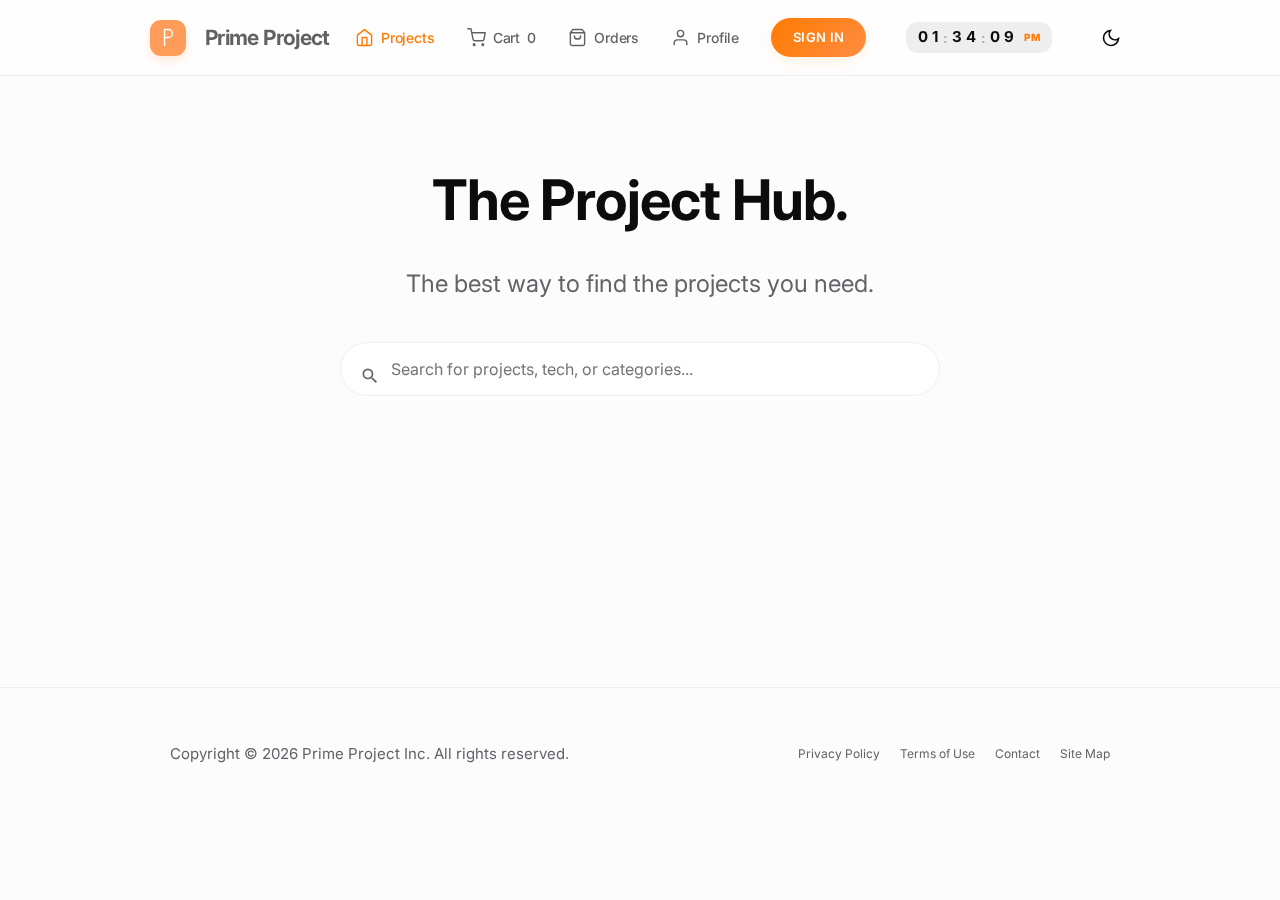
<file: frontend/index.html>
<!DOCTYPE html>
<html lang="en">

<head>
    <meta charset="UTF-8">
    <meta name="viewport" content="width=device-width, initial-scale=1.0">
    <title>Prime Project</title>
    <link rel="preconnect" href="https://fonts.googleapis.com">
    <link rel="preconnect" href="https://fonts.gstatic.com" crossorigin>
    <link href="https://fonts.googleapis.com/css2?family=Inter:wght@400;500;600;700;800&display=swap" rel="stylesheet">
    <link rel="stylesheet" href="css/style.css">
</head>

<body>
    <nav class="nav">
        <a href="index.html" class="nav-brand-logo">
            <div class="mi-logo">
                <svg viewBox="0 0 24 24" fill="none" stroke="currentColor" stroke-width="3" stroke-linecap="round"
                    stroke-linejoin="round">
                    <path d="M7 12h5a5 5 0 1 0 0-10H7v10Z" />
                    <path d="M7 22v-10" />
                </svg>
            </div>
            <span class="logo-name">Prime Project</span>
        </a>
        <div class="nav-links">
            <a href="dashboard.html" id="dash-link" style="display:none">
                <svg viewBox="0 0 24 24">
                    <path d="M3 13h8V3H3v10zm0 8h8v-6H3v6zm10 0h8V11h-8v10zm0-18v6h8V3h-8z" />
                </svg>
                Dashboard
            </a>
            <a href="index.html" class="active">
                <svg viewBox="0 0 24 24" fill="none" stroke="currentColor" stroke-width="2" stroke-linecap="round"
                    stroke-linejoin="round">
                    <path d="m3 9 9-7 9 7v11a2 2 0 0 1-2 2H5a2 2 0 0 1-2-2z" />
                    <polyline points="9 22 9 12 15 12 15 22" />
                </svg>
                Projects
            </a>
            <a href="cart.html" onclick="openCart(); return false;">
                <svg viewBox="0 0 24 24" fill="none" stroke="currentColor" stroke-width="2" stroke-linecap="round"
                    stroke-linejoin="round">
                    <circle cx="9" cy="21" r="1" />
                    <circle cx="20" cy="21" r="1" />
                    <path d="M1 1h4l2.68 13.39a2 2 0 0 0 2 1.61h9.72a2 2 0 0 0 2-1.61L23 6H6" />
                </svg>
                Cart <span id="cart-count">0</span>
            </a>
            <a href="orders.html">
                <svg viewBox="0 0 24 24" fill="none" stroke="currentColor" stroke-width="2" stroke-linecap="round"
                    stroke-linejoin="round">
                    <path d="M6 2 3 6v14a2 2 0 0 0 2 2h14a2 2 0 0 0 2-2V6l-3-4Z" />
                    <line x1="3" y1="6" x2="21" y2="6" />
                    <path d="M16 10a4 4 0 0 1-8 0" />
                </svg>
                Orders
            </a>
            <a href="profile.html">
                <svg viewBox="0 0 24 24" fill="none" stroke="currentColor" stroke-width="2" stroke-linecap="round"
                    stroke-linejoin="round">
                    <path d="M20 21v-2a4 4 0 0 0-4-4H8a4 4 0 0 0-4 4v2" />
                    <circle cx="12" cy="7" r="4" />
                </svg>
                Profile
            </a>
            <span id="auth-links"></span>
        </div>
        <div class="flip-clock">
            <div class="flip-unit" id="hr1">0</div>
            <div class="flip-unit" id="hr2">0</div>
            <span class="clock-sep">:</span>
            <div class="flip-unit" id="min1">0</div>
            <div class="flip-unit" id="min2">0</div>
            <span class="clock-sep">:</span>
            <div class="flip-unit" id="sec1">0</div>
            <div class="flip-unit" id="sec2">0</div>
            <span class="clock-ampm" id="ampm">AM</span>
        </div>
        <button class="theme-toggle" onclick="toggleTheme()" title="Toggle Theme">
            <svg class="sun" viewBox="0 0 24 24" fill="none" stroke="currentColor" stroke-width="2">
                <circle cx="12" cy="12" r="5" />
                <path
                    d="M12 1v2M12 21v2M4.22 4.22l1.42 1.42M18.36 18.36l1.42 1.42M1 12h2M21 12h2M4.22 19.78l1.42-1.42M18.36 5.64l1.42-1.42" />
            </svg>
            <svg class="moon" viewBox="0 0 24 24" fill="none" stroke="currentColor" stroke-width="2">
                <path d="M21 12.79A9 9 0 1 1 11.21 3 7 7 0 0 0 21 12.79z" />
            </svg>
        </button>
    </nav>
    <script src="js/watch.js"></script>

    <div class="container">
        <div style="text-align: center; margin-bottom: 40px;">
            <h1 style="font-size: 56px; margin-bottom: 10px;">The Project Hub.</h1>
            <p style="font-size: 24px; color: var(--text-secondary);">The best way to find the projects you need.</p>
        </div>

        <!-- Search Bar -->
        <div class="search-container">
            <input type="text" id="project-search" class="search-input"
                placeholder="Search for projects, tech, or categories..." autocomplete="off">
            <svg class="search-icon" viewBox="0 0 24 24">
                <path
                    d="M15.5 14h-.79l-.28-.27A6.471 6.471 0 0 0 16 9.5 6.5 6.5 0 1 0 9.5 16c1.61 0 3.09-.59 4.23-1.57l.27.28v.79l5 4.99L20.49 19l-4.99-5zm-6 0C7.01 14 5 11.99 5 9.5S7.01 5 9.5 5 14 7.01 14 9.5 11.99 14 9.5 14z" />
            </svg>
        </div>

        <!-- Category Bar -->
        <div id="category-bar" class="category-bar">
            <!-- Categories will be injected here -->
        </div>

        <!-- Recommendations Section -->
        <div id="recommendations-section" style="display: none; margin-bottom: 50px;">
            <h3 style="margin-bottom: 20px; color: var(--accent-color);">Recommended for You</h3>
            <div class="horizontal-scroll" id="rec-list"></div>
            <hr style="margin-top: 40px; border: 0; border-top: 1px solid var(--border-color); opacity: 0.5;">
        </div>

        <div id="admin-panel"
            style="display:none; text-align: left; margin-bottom: 40px; background: var(--card-bg); padding: 20px; border-radius: 12px; border: 1px solid var(--border-color);">
            <div
                style="display: flex; gap: 20px; margin-bottom: 20px; border-bottom: 1px solid var(--border-color); padding-bottom: 10px;">
                <button onclick="showAdminTab('projects')" id="tab-projects"
                    style="background: var(--accent-color); border: none;">Manage Projects</button>
                <button onclick="showAdminTab('orders')" id="tab-orders" class="secondary"
                    style="background: transparent; border: 1px solid var(--border-color);">Manage Orders</button>
            </div>

            <!-- Manage Projects Tab -->
            <div id="admin-projects">
                <h3 id="form-title">New Project</h3>
                <input type="hidden" id="p-id">
                <div style="display: grid; grid-template-columns: 1fr 1fr; gap: 20px;">
                    <input id="p-name" placeholder="Project Name">
                    <input id="p-cat" placeholder="Category" list="cat-suggestions">
                    <datalist id="cat-suggestions">
                        <option value="Web App">
                        <option value="Android">
                        <option value="Java">
                        <option value="Python">
                        <option value="Machine Learning">
                    </datalist>
                    <input id="p-price" type="number" placeholder="Price (₹)">
                    <input id="p-git" placeholder="Git Repository URL (Hidden from User)">
                    <input id="p-img" placeholder="Image URL (Optional)">
                    <div style="grid-column: span 2; display: flex; gap: 20px;">
                        <input id="p-dcode" placeholder="Discount Code (e.g. SAVE20)">
                        <input id="p-dperc" type="number" placeholder="Discount %">
                    </div>
                    <div style="grid-column: span 2;">
                        <textarea id="p-desc" placeholder="Description" rows="3"></textarea>
                        <textarea id="p-install" placeholder="Installation Guidelines (Hidden from User)" rows="4"
                            style="margin-top: 10px;"></textarea>
                        <div style="margin-top: 15px; display: flex; gap: 10px;">
                            <button onclick="saveProduct()" id="btn-save">Add to Hub</button>
                            <button onclick="resetForm()" class="secondary"
                                style="background: transparent; border: 1px solid var(--border-color);">Clear</button>
                        </div>
                    </div>
                </div>
            </div>

            <!-- Manage Orders Tab -->
            <div id="admin-orders" style="display: none;">
                <h3>Customer Orders</h3>
                <button onclick="loadAdminOrders()" class="secondary"
                    style="margin-bottom: 15px; font-size: 12px;">Refresh List</button>
                <table style="width: 100%; border-collapse: collapse;">
                    <thead>
                        <tr style="text-align: left; color: var(--text-secondary); font-size: 12px;">
                            <th style="padding: 10px;">DATE</th>
                            <th style="padding: 10px;">USER</th>
                            <th style="padding: 10px;">PRODUCT</th>
                            <th style="padding: 10px;">UTR / PAYMENT Ref</th>
                            <th style="padding: 10px;">STATUS</th>
                            <th style="padding: 10px;">ACTION</th>
                        </tr>
                    </thead>
                    <tbody id="admin-order-list"></tbody>
                </table>
            </div>
        </div>

        <div class="product-grid" id="product-list"></div>
    </div>

    <footer>
        <div class="footer-content">
            <p>Copyright © 2026 Prime Project Inc. All rights reserved.</p>
            <div class="footer-links">
                <a
                    onclick="openPopup('Privacy Policy', '<strong>Privacy Policy</strong><br><br>We respect your privacy. This is a demo project, so no real data is shared with third parties. We collect email addresses only for order tracking purposes.<br><br>Your data is stored securely in our database.')">Privacy
                    Policy</a>
                <a href="#">Terms of Use</a>
                <a
                    onclick="openPopup('Contact Us', '<strong>Contact Support</strong><br><br>Email: support@primeproject.com<br>Phone: +91 98765 43210<br>Address: 123 Tech Park, Bangalore, India<br><br><strong>Working Hours:</strong><br>Mon-Fri: 9 AM - 6 PM')">Contact</a>
                <a href="#">Site Map</a>
            </div>
        </div>
    </footer>

    <!-- Bottom Nav for Mobile -->
    <nav class="bottom-nav">
        <a href="index.html" class="bottom-nav-item active">
            <svg viewBox="0 0 24 24">
                <path d="M10 20v-6h4v6h5v-8h3L12 3 2 12h3v8z" />
            </svg>
            <span>Home</span>
        </a>
        <a href="#"
            onclick="if(window.openCart) { openCart(); return false; } else { window.location.href='cart.html'; return false; }"
            class="bottom-nav-item">
            <svg viewBox="0 0 24 24">
                <path
                    d="M7 18c-1.1 0-1.99.9-1.99 2S5.9 22 7 22s2-.9 2-2-.9-2-2-2zM1 2v2h2l3.6 7.59-1.35 2.45c-.16.28-.25.61-.25.96 0 1.1.9 2 2 2h12v-2H7.42c-.14 0-.25-.11-.25-.25l.03-.12.9-1.63h7.45c.75 0 1.41-.41 1.75-1.03l3.58-6.49c.08-.14.12-.31.12-.48 0-.55-.45-1-1-1H5.21l-.94-2H1zm16 16c-1.1 0-1.99.9-1.99 2s.89 2 1.99 2 2-.9 2-2-.9-2-2-2z" />
            </svg>
            <span>Cart</span>
        </a>
        <a href="orders.html" class="bottom-nav-item">
            <svg viewBox="0 0 24 24">
                <path
                    d="M19 3h-4.18C14.4 1.84 13.3 1 12 1c-1.3 0-2.4.84-2.82 2H5c-1.1 0-2 .9-2 2v14c0 1.1.9 2 2 2h14c1.1 0 2-.9 2-2V5c0-1.1-.9-2-2-2zm-7 0c.55 0 1 .45 1 1s-.45 1-1 1-1-.45-1-1 .45-1 1-1zm0 4c1.66 0 3 1.34 3 3s-1.34 3-3 3-3-1.34-3-3 1.34-3 3-3zm6 12H6v-1.4c0-2 4-3.1 6-3.1s6 1.1 6 3.1V19z" />
            </svg>
            <span>Orders</span>
        </a>
        <a href="profile.html" class="bottom-nav-item">
            <svg viewBox="0 0 24 24">
                <path
                    d="M12 12c2.21 0 4-1.79 4-4s-1.79-4-4-4-4 1.79-4 4 1.79 4 4 4zm0 2c-2.67 0-8 1.34-8 4v2h16v-2c0-2.66-5.33-4-8-4z" />
            </svg>
            <span>Profile</span>
        </a>
    </nav>

    <script src="js/api.js"></script>
    <script>
        const user = checkLogin();
        let allProducts = [];

        function openPopup(title, content) {
            const modal = document.createElement('div');
            modal.style.cssText = `
                position: fixed; inset: 0; background: rgba(0,0,0,0.6); z-index: 2000; 
                display: flex; align-items: center; justify-content: center; opacity: 0; transition: opacity 0.3s;
            `;
            modal.innerHTML = `
                <div style="background: var(--card-bg); width: 100%; max-width: 500px; padding: 30px; border-radius: 18px; position: relative; box-shadow: 0 20px 40px rgba(0,0,0,0.4); transform: scale(0.9); transition: transform 0.3s cubic-bezier(0.175, 0.885, 0.32, 1.275);">
                    <button onclick="this.closest('div').parentElement.remove()" style="position: absolute; top: 15px; right: 15px; background: transparent; color: var(--text-secondary); width: auto; padding: 5px; font-size: 24px;">&times;</button>
                    <h2 style="margin-top: 0; margin-bottom: 20px;">${title}</h2>
                    <div style="line-height: 1.6; color: var(--text-secondary);">
                        ${content}
                    </div>
                    <button onclick="this.closest('div').parentElement.remove()" style="margin-top: 25px;">Close</button>
                </div>
            `;
            document.body.appendChild(modal);
            requestAnimationFrame(() => {
                modal.style.opacity = '1';
                modal.firstElementChild.style.transform = 'scale(1)';
            });
            modal.addEventListener('click', (e) => {
                if (e.target === modal) modal.remove();
            });
        }

        async function loadProducts() {
            try {
                const products = await Api.get('/products');
                if (!products) return;
                allProducts = products;
                renderCategories();
                filterProducts();
            } catch (e) {
                console.error("Failed to load products", e);
            }
        }

        let selectedCategory = 'All';

        function renderCategories() {
            const categories = ['All', ...new Set(allProducts.map(p => p.category))];
            const bar = document.getElementById('category-bar');
            if (!bar) return;

            bar.innerHTML = categories.map(cat => `
                <div class="category-chip ${selectedCategory === cat ? 'active' : ''}" onclick="selectCategory('${cat}')">
                    ${cat}
                </div>
            `).join('');
        }

        function selectCategory(cat) {
            selectedCategory = cat;
            renderCategories();
            filterProducts();
        }

        function filterProducts() {
            const query = document.getElementById('project-search').value.toLowerCase();
            const container = document.getElementById('product-list');

            const filtered = allProducts.filter(p => {
                const matchesSearch = p.name.toLowerCase().includes(query) ||
                    p.category.toLowerCase().includes(query) ||
                    p.description.toLowerCase().includes(query);

                const matchesCategory = selectedCategory === 'All' || p.category === selectedCategory;

                return matchesSearch && matchesCategory;
            });

            if (filtered.length === 0) {
                container.innerHTML = `
                    <div style="grid-column: 1/-1; text-align: center; padding: 60px 20px;">
                        <h3 style="color: var(--text-secondary); opacity: 0.6;">No projects match your search.</h3>
                        <p style="margin-top: 10px;">Try searching for something else or browse categories.</p>
                    </div>
                `;
                return;
            }

            container.innerHTML = filtered.map(renderProductCard).join('');
        }

        // Search Input Listener
        document.getElementById('project-search')?.addEventListener('input', filterProducts);

        async function loadRecommendations() {
            if (!requireLogin(false)) return; // Don't redirect, just check
            try {
                const recs = await Api.get('/products/recommendations');
                if (recs && recs.length > 0) {
                    document.getElementById('recommendations-section').style.display = 'block';
                    document.getElementById('rec-list').innerHTML = recs.map(renderProductCard).join('');
                }
            } catch (e) {
                console.error("Failed to load recommendations", e);
            }
        }

        async function loadProductRating(productId, elementId) {
            try {
                const reviews = await Api.get(`/reviews/${productId}`);
                if (reviews && reviews.length > 0) {
                    const avg = reviews.reduce((acc, r) => acc + r.rating, 0) / reviews.length;
                    const el = document.getElementById(elementId);
                    if (el) {
                        el.innerHTML = `${avg.toFixed(1)} <span class="rating-star">★</span> <span class="rating-count">${reviews.length}</span>`;
                        el.style.display = 'flex';
                    }
                }
            } catch (e) { }
        }

        function renderProductCard(p) {
            const ratingId = `rating-${p.id}-${Math.floor(Math.random() * 1000000)}`;
            setTimeout(() => loadProductRating(p.id, ratingId), 100);

            return `
                <div class="product-card">
                    <div id="${ratingId}" class="rating-badge" style="display: none;"></div>
                    <img src="${p.imageUrl}" alt="${p.name}" onerror="this.src='https://via.placeholder.com/300?text=No+Image'">
                    <div class="product-info">
                        <h3>${p.name}</h3>
                        <p class="category">${p.category}</p>
                        <p class="description">${p.description}</p>
                        <div style="margin-top: auto;">
                            <p class="price">₹${p.price.toLocaleString('en-IN')}</p>
                            <div style="display: flex; gap: 8px; margin-top: 10px;">
                                <button class="secondary" style="padding: 8px 12px; font-size: 13px; width: auto;" onclick='openDetails(${JSON.stringify(p).replace(/'/g, "&#39;")})'>View Details</button>
                                ${user && user.role === 'admin'
                    ? `<button onclick='editProduct(${JSON.stringify(p).replace(/'/g, "&#39;")})' style="padding: 8px 12px; font-size: 13px; width: auto;">Edit</button>`
                    : `<button style="padding: 8px 12px; font-size: 13px; background: var(--accent-color);" onclick="addToCart(${p.id})">Buy Now</button>`
                }
                            </div>
                        </div>
                    </div>
                </div>
            `;
        }

        // Helper to check login without redirecting immediately if just false
        function requireLogin(redirect = true) {
            const u = checkLogin();
            if (!u && redirect) {
                window.location.href = 'login.html';
                return false;
            }
            return u;
        }

        async function loadReviews(productId) {
            try {
                const reviews = await Api.get(`/reviews/${productId}`);
                const container = document.getElementById('review-list');
                if (!reviews || reviews.length === 0) {
                    container.innerHTML = '<p style="color:var(--text-secondary); font-style:italic;">No reviews yet. Be the first!</p>';
                    return;
                }
                container.innerHTML = reviews.map(r => `
                    <div style="margin-bottom: 15px; border-bottom: 1px solid var(--border-color); padding-bottom: 10px;">
                         <div style="display:flex; justify-content:space-between;">
                            <p style="margin: 0; font-weight: bold;">${r.userEmail.split('@')[0]} <span style="font-weight: normal; font-size: 12px; color: #ffc107;">${'★'.repeat(r.rating)}${'☆'.repeat(5 - r.rating)}</span></p>
                            <span style="font-size:10px; color:var(--text-secondary);">${new Date(r.createdAt).toLocaleDateString()}</span>
                         </div>
                        <p style="margin: 5px 0 0 0; font-size: 13px; color: var(--text-secondary);">${r.comment}</p>
                    </div>
                `).join('');
            } catch (e) {
                console.error("Failed to load reviews", e);
                document.getElementById('review-list').innerHTML = '<p style="color:red;">Failed to load reviews.</p>';
            }
        }

        async function submitReview(productId) {
            if (!requireLogin()) return;
            const rating = document.getElementById('r-rating').value;
            const comment = document.getElementById('r-comment').value;

            if (!comment) {
                alert("Please write a comment.");
                return;
            }

            try {
                await Api.post('/reviews', {
                    productId: productId,
                    rating: parseInt(rating),
                    comment: comment
                });
                alert('Review posted!');
                loadReviews(productId); // Refresh list
                document.getElementById('r-comment').value = '';
            } catch (e) {
                alert("Failed to post review: " + e.message);
            }
        }

        function openDetails(p) {
            let modal = document.getElementById('details-modal');
            if (!modal) {
                modal = document.createElement('div');
                modal.id = 'details-modal';
                modal.className = 'sheet-overlay';
                document.body.appendChild(modal);
            }

            // Inner content
            modal.innerHTML = `
                <div id="details-sheet" class="bottom-sheet" style="max-width: 920px; height: 90vh;">
                    <div class="sheet-handle"></div>
                    <button class="sheet-close-btn" onclick="closeDetails()">×</button>
                    
                    <div style="display:flex; gap:20px; align-items:flex-start;">
                        <img src="${p.imageUrl}" style="width: 100px; height: 100px; object-fit: cover; border-radius: 16px; box-shadow: 0 4px 12px rgba(0,0,0,0.2);">
                        <div>
                             <h2 style="margin-top:0; font-size: 22px;">${p.name}</h2>
                             <p style="color: var(--accent-color); font-weight: 500;">${p.category}</p>
                             <h3 style="margin: 5px 0 0;">₹${p.price.toLocaleString('en-IN')}</h3>
                        </div>
                    </div>
                    
                    <button onclick="addToCart(${p.id}); closeDetails();" style="width: 100%; margin: 20px 0; padding: 14px; font-size: 16px; border-radius: 12px; font-weight: 600;">Add to Cart</button>

                    <h4 style="color: var(--text-secondary); text-transform: uppercase; font-size: 12px; letter-spacing: 1px; margin-bottom: 10px;">Description</h4>
                    <div style="line-height: 1.6; color: var(--text-secondary); margin-bottom: 30px; font-size: 15px;">${p.description}</div>
                    
                    <h4 style="color: var(--text-secondary); text-transform: uppercase; font-size: 12px; letter-spacing: 1px; margin-bottom: 15px; border-top: 1px solid var(--border-color); padding-top: 20px;">User Reviews</h4>
                    <div id="review-list" style="margin-bottom: 20px;">
                        <div style="text-align:center; color:var(--text-secondary); padding: 20px;">Loading reviews...</div>
                    </div>

                    <div style="background: var(--bg-color); padding: 20px; border-radius: 16px; border: 1px solid var(--border-color);">
                        <h5 style="margin-top:0; margin-bottom: 15px;">Write a Review</h5>
                        <div style="display: flex; gap: 10px; margin-bottom: 10px;">
                            <select id="r-rating" style="flex:1; padding: 10px; background: var(--card-bg); color: var(--text-color); border: 1px solid var(--border-color); border-radius: 8px; outline: none;">
                                <option value="5">★★★★★ Excellent</option>
                                <option value="4">★★★★☆ Good</option>
                                <option value="3">★★★☆☆ Average</option>
                                <option value="2">★★☆☆☆ Poor</option>
                                <option value="1">★☆☆☆☆ Terrible</option>
                            </select>
                        </div>
                        <textarea id="r-comment" placeholder="Share your experience..." rows="3" style="width: 100%; padding: 12px; margin-bottom: 10px; background: var(--card-bg); color: var(--text-color); border: 1px solid var(--border-color); border-radius: 8px; resize: none; outline: none;"></textarea>
                        <button onclick="submitReview(${p.id})" style="width: 100%; padding: 12px; font-size: 14px; border-radius: 8px;">Post Review</button>
                    </div>
                    <div style="height: 20px;"></div>
                </div>
            `;

            modal.style.display = 'flex';
            // Use double rAF to guarantee transition triggers
            requestAnimationFrame(() => {
                requestAnimationFrame(() => {
                    modal.classList.add('active');
                });
            });

            loadReviews(p.id);

            // Close on background click
            modal.addEventListener('click', (e) => {
                if (e.target === modal) closeDetails();
            });
        }

        function closeDetails() {
            const modal = document.getElementById('details-modal');
            if (modal) {
                modal.classList.remove('active');
                setTimeout(() => {
                    modal.style.display = 'none';
                }, 400);
            }
        }

        // Admin Tabs
        function showAdminTab(tab) {
            document.querySelectorAll('#admin-panel > div[id^="admin-"]').forEach(d => d.style.display = 'none');
            document.getElementById(`admin-${tab}`).style.display = 'block';

            // Update buttons
            document.getElementById('tab-projects').className = tab === 'projects' ? '' : 'secondary';
            document.getElementById('tab-projects').style.background = tab === 'projects' ? 'var(--accent-color)' : 'transparent';

            document.getElementById('tab-orders').className = tab === 'orders' ? '' : 'secondary';
            document.getElementById('tab-orders').style.background = tab === 'orders' ? 'var(--accent-color)' : 'transparent';

            if (tab === 'orders') loadAdminOrders();
        }

        function resetForm() {
            document.getElementById('p-id').value = '';
            document.getElementById('p-name').value = '';
            document.getElementById('p-cat').value = '';
            document.getElementById('p-price').value = '';
            document.getElementById('p-git').value = '';
            document.getElementById('p-img').value = '';
            document.getElementById('p-desc').value = '';
            document.getElementById('p-install').value = '';
            document.getElementById('p-dcode').value = '';
            document.getElementById('p-dperc').value = '';
            document.getElementById('form-title').innerText = 'New Project';
            document.getElementById('btn-save').innerText = 'Add to Hub';
        }

        function editProduct(p) {
            showAdminTab('projects');
            document.getElementById('p-id').value = p.id;
            document.getElementById('p-name').value = p.name;
            document.getElementById('p-cat').value = p.category;
            document.getElementById('p-price').value = p.price;
            document.getElementById('p-img').value = p.imageUrl || '';
            document.getElementById('p-desc').value = p.description;
            // Note: gitRepoUrl and installationGuide are hidden in p object from listing, 
            // but for editing we might need to fetch them specifically if they are missing.
            // However, the current listing endpoint might not return them.
            // We should fetch the single product details if needed, but for now we'll assume admin might overwrite or we need to update getProduct to return these for admin.
            // Actually, the current listing is public. Admin needs to know these values.
            // Let's rely on the user re-entering them if they want to change them, OR better: fetch the full product details for editing.
            fetchFullProductForEdit(p.id);

            document.getElementById('form-title').innerText = 'Edit Project';
            document.getElementById('btn-save').innerText = 'Update Project';
            document.getElementById('admin-panel').scrollIntoView({ behavior: 'smooth' });
        }

        async function fetchFullProductForEdit(id) {
            try {
                const p = await Api.get(`/products/${id}/admin`);
                if (p) {
                    document.getElementById('p-git').value = p.gitRepoUrl || '';
                    document.getElementById('p-install').value = p.installationGuide || '';
                    document.getElementById('p-dcode').value = p.discountCode || '';
                    document.getElementById('p-dperc').value = p.discountPercentage || '';
                }
            } catch (e) {
                console.error("Failed to fetch full product details for edit", e);
                // Fallback or alert? Just log for now, as user can manually re-enter if needed
            }
        }

        async function saveProduct() {
            if (!requireLogin()) return;
            const id = document.getElementById('p-id').value;
            const body = {
                name: document.getElementById('p-name').value,
                category: document.getElementById('p-cat').value,
                price: parseFloat(document.getElementById('p-price').value),
                quantity: 1,
                imageUrl: document.getElementById('p-img').value,
                description: document.getElementById('p-desc').value,
                gitRepoUrl: document.getElementById('p-git').value,
                installationGuide: document.getElementById('p-install').value,
                discountCode: document.getElementById('p-dcode').value,
                discountPercentage: document.getElementById('p-dperc').value ? parseFloat(document.getElementById('p-dperc').value) : null
            };

            try {
                if (id) {
                    await Api.put(`/products/${id}`, body);
                    alert('Project updated successfully!');
                } else {
                    await Api.post('/products', body);
                    alert('Project created successfully!');
                }
                resetForm();
                loadProducts();
            } catch (e) {
                alert("Operation failed: " + e.message);
            }
        }

        async function deleteProduct(id) {
            if (!requireLogin()) return;
            if (!confirm('Are you sure you want to remove this product?')) return;
            try {
                await Api.delete(`/products/${id}`);
                loadProducts();
            } catch (e) {
                alert("Failed to remove product: " + e.message);
            }
        }

        async function loadAdminOrders() {
            try {
                const orders = await Api.get('/orders/all');
                const list = document.getElementById('admin-order-list');
                if (!orders || orders.length === 0) {
                    list.innerHTML = '<tr><td colspan="6" style="padding:20px; text-align:center;">No orders found.</td></tr>';
                    return;
                }
                list.innerHTML = orders.map(o => `
                    <tr style="border-bottom: 1px solid var(--border-color);">
                        <td style="padding: 10px;">${new Date(o.orderDate).toLocaleDateString()}</td>
                        <td style="padding: 10px;">${o.userEmail}</td>
                        <td style="padding: 10px;">${o.product.name}</td>
                        <td style="padding: 10px; font-family:monospace;">
                            Must Check UTR: <b>${o.utr}</b><br>
                            <span style="font-size:10px; color:var(--text-secondary);">PaymentID: ${o.paymentId.substring(0, 8)}</span>
                        </td>
                        <td style="padding: 10px;">${o.status}</td>
                        <td style="padding: 10px;">
                            ${!o.isVerified && o.status !== 'Rejected' ?
                        `<button onclick="verifyOrderPayment(${o.id})" style="padding: 5px 10px; font-size: 12px; background: var(--success-color, #28a745);">Verify</button>
                         <button onclick="rejectOrderPayment(${o.id})" class="danger" style="padding: 5px 10px; font-size: 12px; margin-left: 5px;">Reject</button>` :
                        (o.status === 'Rejected' ? `<span style="color: red;">Rejected</span>` : `<span style="color: var(--accent-color);">Verified</span>`)
                    }
                        </td>
                    </tr>
                `).join('');
            } catch (e) {
                console.error("Failed to load admin orders", e);
                alert("Failed to load orders: " + e.message);
            }
        }

        async function verifyOrderPayment(id) {
            if (!confirm("Confirm that you have received the payment with the UTR shown?")) return;
            try {
                await Api.put(`/orders/${id}/verify`);
                loadAdminOrders(); // Refresh table
            } catch (e) {
                alert("Verification failed: " + e.message);
            }
        }

        async function rejectOrderPayment(id) {
            const reason = prompt("Please enter the reason for rejection (e.g. Invalid UTR, Payment not received):");
            if (!reason) return;

            try {
                await Api.put(`/orders/${id}/reject`, { reason: reason });
                loadAdminOrders();
            } catch (e) {
                alert("Rejection failed: " + e.message);
            }
        }

        async function addToCart(id) {
            if (!requireLogin()) return;
            try {
                const res = await Api.post('/cart', { productId: id, quantity: 1 });
                if (res) alert('Added to your cart.');
            } catch (e) {
                if (e.message && e.message.includes("already purchased")) {
                    if (confirm("You have already purchased this project. Would you like to view your orders?")) {
                        window.location.href = 'orders.html';
                    }
                } else {
                    alert("Failed to add to cart: " + e.message);
                }
            }
        }

        loadProducts();
        loadRecommendations();
    </script>
</body>

</html>
</file>
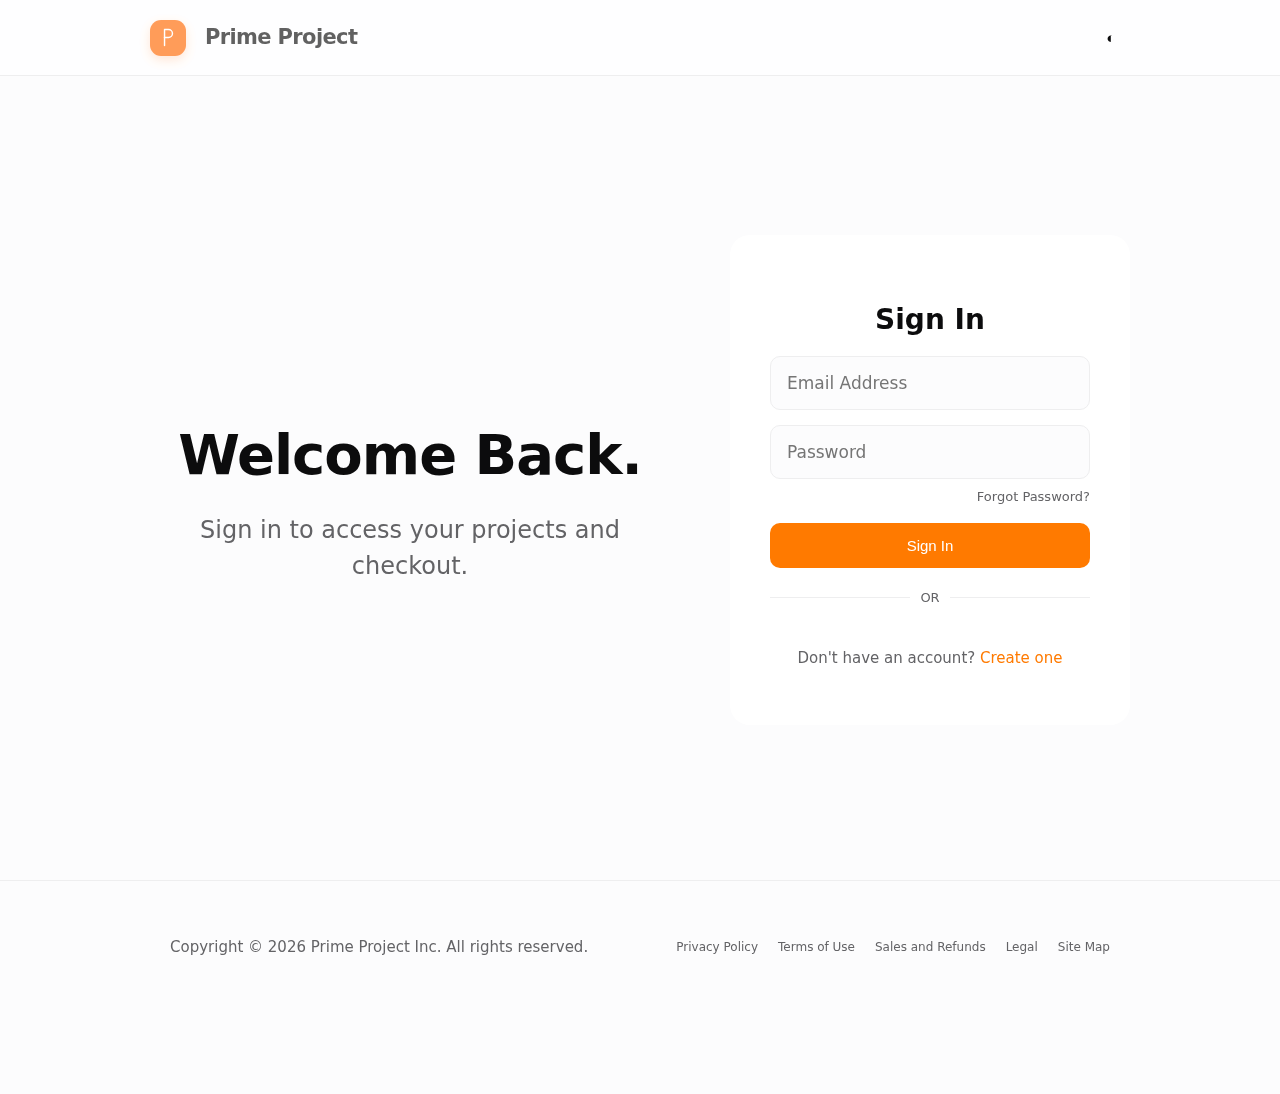
<file: frontend/cart.html>
<!DOCTYPE html>
<html lang="en">

<head>
    <meta charset="UTF-8">
    <meta name="viewport" content="width=device-width, initial-scale=1.0">
    <title>Prime Project - Cart</title>
    <link rel="stylesheet" href="css/style.css">
</head>

<body>
    <nav class="nav">
        <a href="index.html" class="nav-brand-logo">
            <div class="mi-logo">
                <svg viewBox="0 0 24 24" fill="none" stroke="currentColor" stroke-width="3" stroke-linecap="round"
                    stroke-linejoin="round">
                    <path d="M7 12h5a5 5 0 1 0 0-10H7v10Z" />
                    <path d="M7 22v-10" />
                </svg>
            </div>
            <span class="logo-name">Prime Project</span>
        </a>
        <div class="nav-links">
            <a href="index.html">
                <svg viewBox="0 0 24 24">
                    <path d="M10 20v-6h4v6h5v-8h3L12 3 2 12h3v8z" />
                </svg>
                Projects
            </a>
            <a href="cart.html" style="color: var(--accent-color)">
                <svg viewBox="0 0 24 24">
                    <path
                        d="M7 18c-1.1 0-1.99.9-1.99 2S5.9 22 7 22s2-.9 2-2-.9-2-2-2zM1 2v2h2l3.6 7.59-1.35 2.45c-.16.28-.25.61-.25.96 0 1.1.9 2 2 2h12v-2H7.42c-.14 0-.25-.11-.25-.25l.03-.12.9-1.63h7.45c.75 0 1.41-.41 1.75-1.03l3.58-6.49c.08-.14.12-.31.12-.48 0-.55-.45-1-1-1H5.21l-.94-2H1zm16 16c-1.1 0-1.99.9-1.99 2s.89 2 1.99 2 2-.9 2-2-.9-2-2-2z" />
                </svg>
                Cart
            </a>
            <a href="orders.html">
                <svg viewBox="0 0 24 24">
                    <path
                        d="M19 3h-4.18C14.4 1.84 13.3 1 12 1c-1.3 0-2.4.84-2.82 2H5c-1.1 0-2 .9-2 2v14c0 1.1.9 2 2 2h14c1.1 0 2-.9 2-2V5c0-1.1-.9-2-2-2zm-7 0c.55 0 1 .45 1 1s-.45 1-1 1-1-.45-1-1 .45-1 1-1zm0 4c1.66 0 3 1.34 3 3s-1.34 3-3 3-3-1.34-3-3 1.34-3 3-3zm6 12H6v-1.4c0-2 4-3.1 6-3.1s6 1.1 6 3.1V19z" />
                </svg>
                Orders
            </a>
            <span id="auth-links"></span>
        </div>
        <div class="flip-clock">
            <div class="flip-unit" id="hr1">0</div>
            <div class="flip-unit" id="hr2">0</div>
            <span class="clock-sep">:</span>
            <div class="flip-unit" id="min1">0</div>
            <div class="flip-unit" id="min2">0</div>
            <span class="clock-sep">:</span>
            <div class="flip-unit" id="sec1">0</div>
            <div class="flip-unit" id="sec2">0</div>
            <span class="clock-ampm" id="ampm">AM</span>
        </div>
        <button class="theme-toggle" onclick="toggleTheme()" title="Toggle Theme">◐</button>
    </nav>
    <script src="js/watch.js"></script>

    <div class="container" style="padding-bottom: 120px;">
        <h1>Review your cart.</h1>
        <p style="text-align: center; margin-bottom: 40px; color: var(--text-secondary);">Your projects are just one
            step away.</p>

        <div id="cart-content-view">
            <div class="cart-list-container">
                <table>
                    <thead>
                        <tr>
                            <th>Product</th>
                            <th>Price</th>
                            <th>Subtotal</th>
                            <th></th>
                        </tr>
                    </thead>
                    <tbody id="cart-list"></tbody>
                </table>
            </div>

            <div class="cart-summary-card" id="cart-summary-section">
                <div style="font-size: 20px; font-weight: 600;">
                    Cart Total: <span id="cart-total" style="color: var(--accent-color);">₹0</span>
                </div>
                <button id="checkout-btn" onclick="checkout()" style="width: 240px; padding: 16px;">Secure
                    Checkout</button>
            </div>
        </div>

        <div id="empty-cart-state" style="display: none;">
            <div class="empty-cart-view">
                <div class="empty-cart-icon">🛒</div>
                <h2>Your cart is empty</h2>
                <p style="color: var(--text-secondary); margin: 10px 0 30px;">Looks like you haven't added any projects
                    yet.</p>
                <a href="index.html" class="nav-btn" style="display: inline-block; padding: 12px 30px;">Browse
                    Projects</a>
            </div>
        </div>
    </div>

    <!-- Mobile Sticky Footer Summary -->
    <div id="mobile-sticky-summary" class="cart-summary-sticky" style="display: none;">
        <div>
            <div style="font-size: 12px; color: var(--text-secondary); text-transform: uppercase; letter-spacing: 1px;">
                Total Amount</div>
            <div id="sticky-total" style="font-size: 20px; font-weight: 700; color: var(--text-color);">₹0</div>
        </div>
        <button onclick="checkout()"
            style="width: auto; padding: 12px 24px; font-size: 14px; border-radius: 12px;">Checkout Now</button>
    </div>

    <footer>
        <div class="footer-content">
            <p>Copyright © 2026 Prime Project Inc. All rights reserved.</p>
            <div class="footer-links">
                <a href="#">Privacy Policy</a>
                <a href="#">Terms of Use</a>
                <a href="#">Sales and Refunds</a>
                <a href="#">Legal</a>
                <a href="#">Site Map</a>
            </div>
        </div>
    </footer>

    <!-- Bottom Nav for Mobile -->
    <nav class="bottom-nav">
        <a href="index.html" class="bottom-nav-item">
            <svg viewBox="0 0 24 24">
                <path d="M10 20v-6h4v6h5v-8h3L12 3 2 12h3v8z" />
            </svg>
            <span>Home</span>
        </a>
        <a href="#"
            onclick="if(window.openCart) { openCart(); return false; } else { window.location.href='cart.html'; return false; }"
            class="bottom-nav-item active">
            <svg viewBox="0 0 24 24">
                <path
                    d="M7 18c-1.1 0-1.99.9-1.99 2S5.9 22 7 22s2-.9 2-2-.9-2-2-2zM1 2v2h2l3.6 7.59-1.35 2.45c-.16.28-.25.61-.25.96 0 1.1.9 2 2 2h12v-2H7.42c-.14 0-.25-.11-.25-.25l.03-.12.9-1.63h7.45c.75 0 1.41-.41 1.75-1.03l3.58-6.49c.08-.14.12-.31.12-.48 0-.55-.45-1-1-1H5.21l-.94-2H1zm16 16c-1.1 0-1.99.9-1.99 2s.89 2 1.99 2 2-.9 2-2-.9-2-2-2z" />
            </svg>
            <span>Cart</span>
        </a>
        <a href="orders.html" class="bottom-nav-item">
            <svg viewBox="0 0 24 24">
                <path
                    d="M19 3h-4.18C14.4 1.84 13.3 1 12 1c-1.3 0-2.4.84-2.82 2H5c-1.1 0-2 .9-2 2v14c0 1.1.9 2 2 2h14c1.1 0 2-.9 2-2V5c0-1.1-.9-2-2-2zm-7 0c.55 0 1 .45 1 1s-.45 1-1 1-1-.45-1-1 .45-1 1-1zm0 4c1.66 0 3 1.34 3 3s-1.34 3-3 3-3-1.34-3-3 1.34-3 3-3zm6 12H6v-1.4c0-2 4-3.1 6-3.1s6 1.1 6 3.1V19z" />
            </svg>
            <span>Orders</span>
        </a>
        <a href="profile.html" class="bottom-nav-item">
            <svg viewBox="0 0 24 24">
                <path
                    d="M12 12c2.21 0 4-1.79 4-4s-1.79-4-4-4-4 1.79-4 4 1.79 4 4 4zm0 2c-2.67 0-8 1.34-8 4v2h16v-2c0-2.66-5.33-4-8-4z" />
            </svg>
            <span>Profile</span>
        </a>
    </nav>

    <!-- Duplicate Checkout Modal Removed -->

    <script src="js/api.js"></script>
    <script>
        if (!requireLogin()) throw new Error("Redirecting");

        let currentTotal = 0;
        let appliedDiscount = 0;

        async function loadCart() {
            try {
                const items = await Api.get('/cart');
                const container = document.getElementById('cart-list');
                const totalEl = document.getElementById('cart-total');
                const stickyTotalEl = document.getElementById('sticky-total');
                const checkoutBtn = document.getElementById('checkout-btn');
                const contentView = document.getElementById('cart-content-view');
                const emptyState = document.getElementById('empty-cart-state');
                const mobileSticky = document.getElementById('mobile-sticky-summary');

                if (!items || items.length === 0) {
                    contentView.style.display = 'none';
                    emptyState.style.display = 'block';
                    mobileSticky.style.display = 'none';
                    currentTotal = 0;
                    return;
                }

                contentView.style.display = 'block';
                emptyState.style.display = 'none';

                let total = 0;
                let html = '';

                items.forEach(item => {
                    if (!item.product) return;
                    const p = item.product;
                    const price = p.price || 0;
                    const quantity = item.quantity || 1;
                    const subtotal = price * quantity;
                    const img = p.imageUrl || 'https://via.placeholder.com/50?text=No+Img';
                    const name = p.name || 'Unnamed Product';

                    total += subtotal;

                    html += `
                        <tr>
                            <td data-label="Product">
                                <div style="display:flex; align-items:center; gap:12px;">
                                     <img src="${img}" style="width:60px; height:60px; object-fit:cover; border-radius:12px; border:1px solid var(--border-color);">
                                     <div style="text-align: left;">
                                        <b style="display: block; font-size: 15px;">${name}</b>
                                        <span style="font-size: 11px; color: var(--text-secondary); text-transform: uppercase;">Project ID: ${p.id}</span>
                                     </div>
                                </div>
                            </td>
                            <td data-label="Price">₹${price.toLocaleString('en-IN')}</td>
                            <td data-label="Subtotal" style="font-weight:700; color: var(--text-color);">₹${subtotal.toLocaleString('en-IN')}</td>
                            <td style="text-align:right;">
                                <button class="danger" style="width: auto; padding: 8px 12px; font-size: 12px; opacity: 0.8;" onclick="removeItem(${item.id})">Remove</button>
                            </td>
                        </tr>
                    `;
                });

                container.innerHTML = html;
                currentTotal = total;
                const formattedTotal = '₹' + total.toLocaleString('en-IN');
                totalEl.innerText = formattedTotal;
                if (stickyTotalEl) stickyTotalEl.innerText = formattedTotal;

                // Toggle Mobile Sticky based on window size (optional, or just always show if > 0)
                if (window.innerWidth <= 768) {
                    mobileSticky.style.display = 'flex';
                }

            } catch (err) {
                console.error("CRITICAL ERROR IN loadCart:", err);
                document.getElementById('cart-list').innerHTML = `<tr><td colspan="4" style="text-align:center; padding: 40px; color: red;">Failed to load cart. ${err.message}</td></tr>`;
            }
        }

        window.addEventListener('resize', () => {
            const mobileSticky = document.getElementById('mobile-sticky-summary');
            if (mobileSticky && currentTotal > 0) {
                mobileSticky.style.display = window.innerWidth <= 768 ? 'flex' : 'none';
            }
        });

        async function removeItem(id) {
            try {
                await Api.delete(`/cart/${id}`);
                loadCart();
            } catch (e) { }
        }

        function checkout() {
            if (currentTotal <= 0) return;
            const overlay = document.getElementById('checkout-modal');

            // Reset Discount
            appliedDiscount = 0;
            document.getElementById('discount-code').value = '';
            document.getElementById('final-amount').innerText = '₹' + currentTotal.toLocaleString('en-IN');
            document.getElementById('discount-msg').innerHTML = '';

            overlay.style.display = 'flex';
            // Use double rAF to guarantee transition triggers after display change
            requestAnimationFrame(() => {
                requestAnimationFrame(() => {
                    overlay.classList.add('active');
                });
            });
        }

        function closeCheckout() {
            const overlay = document.getElementById('checkout-modal');
            overlay.classList.remove('active');
            setTimeout(() => {
                overlay.style.display = 'none';
            }, 400);
        }

        document.addEventListener('DOMContentLoaded', () => {
            const modal = document.getElementById('checkout-modal');
            if (modal) {
                modal.addEventListener('click', (e) => {
                    if (e.target === modal) closeCheckout();
                });
            }
        });

        async function applyDiscount() {
            const code = document.getElementById('discount-code').value.trim();
            const msgEl = document.getElementById('discount-msg');
            const totalEl = document.getElementById('final-amount');

            if (!code) {
                appliedDiscount = 0;
                totalEl.innerText = '₹' + currentTotal.toLocaleString('en-IN');
                msgEl.innerHTML = '';
                return;
            }

            try {
                // We don't need to send cart items if backend fetches from DB based on user context
                const res = await Api.post('/orders/validate-discount', { code: code });

                if (res.valid) {
                    appliedDiscount = res.discountAmount;
                    const final = res.finalTotal;
                    totalEl.innerText = '₹' + final.toLocaleString('en-IN');
                    msgEl.innerHTML = `<span style="color: var(--success-color, #4caf50); font-size: 12px;">${res.message}</span>`;
                } else {
                    appliedDiscount = 0;
                    totalEl.innerText = '₹' + currentTotal.toLocaleString('en-IN');
                    msgEl.innerHTML = `<span style="color: red; font-size: 12px;">${res.message}</span>`;
                }
            } catch (e) {
                console.error("Discount validation failed", e);
                // Fallback or ignore
                appliedDiscount = 0;
                totalEl.innerText = '₹' + currentTotal.toLocaleString('en-IN');
                msgEl.innerHTML = `<span style="color: red; font-size: 12px;">Unknown error checking code.</span>`;
            }
        }

        async function confirmCheckout() {
            const utr = document.getElementById('payment-utr').value;
            const code = document.getElementById('discount-code').value;

            if (!utr) {
                alert("Please enter the Payment Reference (UTR).");
                return;
            }

            try {
                const body = {
                    shippingAddress: "Digital Delivery",
                    utr: utr,
                    discountCode: code
                };

                const res = await Api.post('/orders', body);
                if (res) {
                    closeCheckout();
                    // Show success sheet instead of alert
                    showSuccessSheet(res.paymentId);
                }
            } catch (e) {
                alert("Checkout failed: " + e.message);
            }
        }

        function showSuccessSheet(paymentId) {
            const overlay = document.getElementById('success-modal');
            const pIdEl = document.getElementById('success-payment-id');
            if (pIdEl) pIdEl.innerText = paymentId;

            overlay.style.display = 'flex';
            // Force reflow and animate
            requestAnimationFrame(() => {
                requestAnimationFrame(() => {
                    overlay.classList.add('active');
                });
            });
        }

        function goToOrders() {
            window.location.href = 'orders.html';
        }

        loadCart().catch(e => {
            console.error("Critical error loading cart:", e);
        });
    </script>

    <!-- Checkout Modal -->
    <div id="checkout-modal" class="sheet-overlay">
        <div id="checkout-sheet" class="bottom-sheet">
            <div class="sheet-handle"></div>
            <button class="sheet-close-btn" onclick="closeCheckout()">×</button>

            <h2 style="margin-top:0; margin-bottom: 5px;">Secure Checkout</h2>
            <p style="margin-bottom:20px; font-size:14px; color:var(--text-secondary);">Total Payable: <strong
                    id="final-amount" style="color: var(--text-color); font-size: 16px;">₹0</strong></p>

            <div style="margin-bottom:20px; text-align:center;">
                <img src="images/payment_qr.png"
                    style="width:150px; height:150px; border-radius:10px; border:1px solid var(--border-color);">
                <p style="font-size: 12px; color: var(--text-secondary); margin-top: 5px;">Scan to Pay</p>
            </div>

            <div style="margin-bottom:15px;">
                <label style="display:block; margin-bottom:5px; font-size:13px;">Payment Reference (UTR)</label>
                <input id="payment-utr" placeholder="UPI12345678"
                    style="width:100%; padding:12px; background:var(--bg-color); border:1px solid var(--border-color); color:var(--text-color); border-radius:10px;">
            </div>

            <div style="margin-bottom:25px;">
                <label style="display:block; margin-bottom:5px; font-size:13px;">Discount Code</label>
                <div style="display: flex; gap: 10px;">
                    <input id="discount-code" placeholder="SAVE10" oninput="applyDiscount()"
                        style="flex: 1; padding:12px; background:var(--bg-color); border:1px solid var(--border-color); color:var(--text-color); border-radius:10px;">
                </div>
                <div id="discount-msg" style="margin-top: 5px; min-height: 15px;"></div>
            </div>

            <div style="display:flex; gap:10px;">
                <button onclick="closeCheckout()"
                    style="flex:1; background:transparent; border:1px solid var(--border-color); color:var(--text-color); border-radius:10px; padding: 12px;">Cancel</button>
                <button onclick="confirmCheckout()" style="flex:2; border-radius:10px; padding: 12px;">Pay & Place
                    Order</button>
            </div>
        </div>
    </div>

    <!-- Success Modal -->
    <div id="success-modal" class="sheet-overlay">
        <div class="bottom-sheet" style="text-align: center; padding: 40px 30px;">
            <div style="font-size: 60px; margin-bottom: 20px;">🎉</div>
            <h2 style="margin-bottom: 10px;">Order Placed!</h2>
            <p style="color: var(--text-secondary); margin-bottom: 30px;">Your purchase was successful. Payment ID:
                <br><strong id="success-payment-id" style="color: var(--text-color);"></strong>
            </p>
            <button onclick="goToOrders()" style="padding: 14px 40px; width: auto; border-radius: 12px;">View My
                Orders</button>
        </div>
    </div>
</body>

</html>
</file>
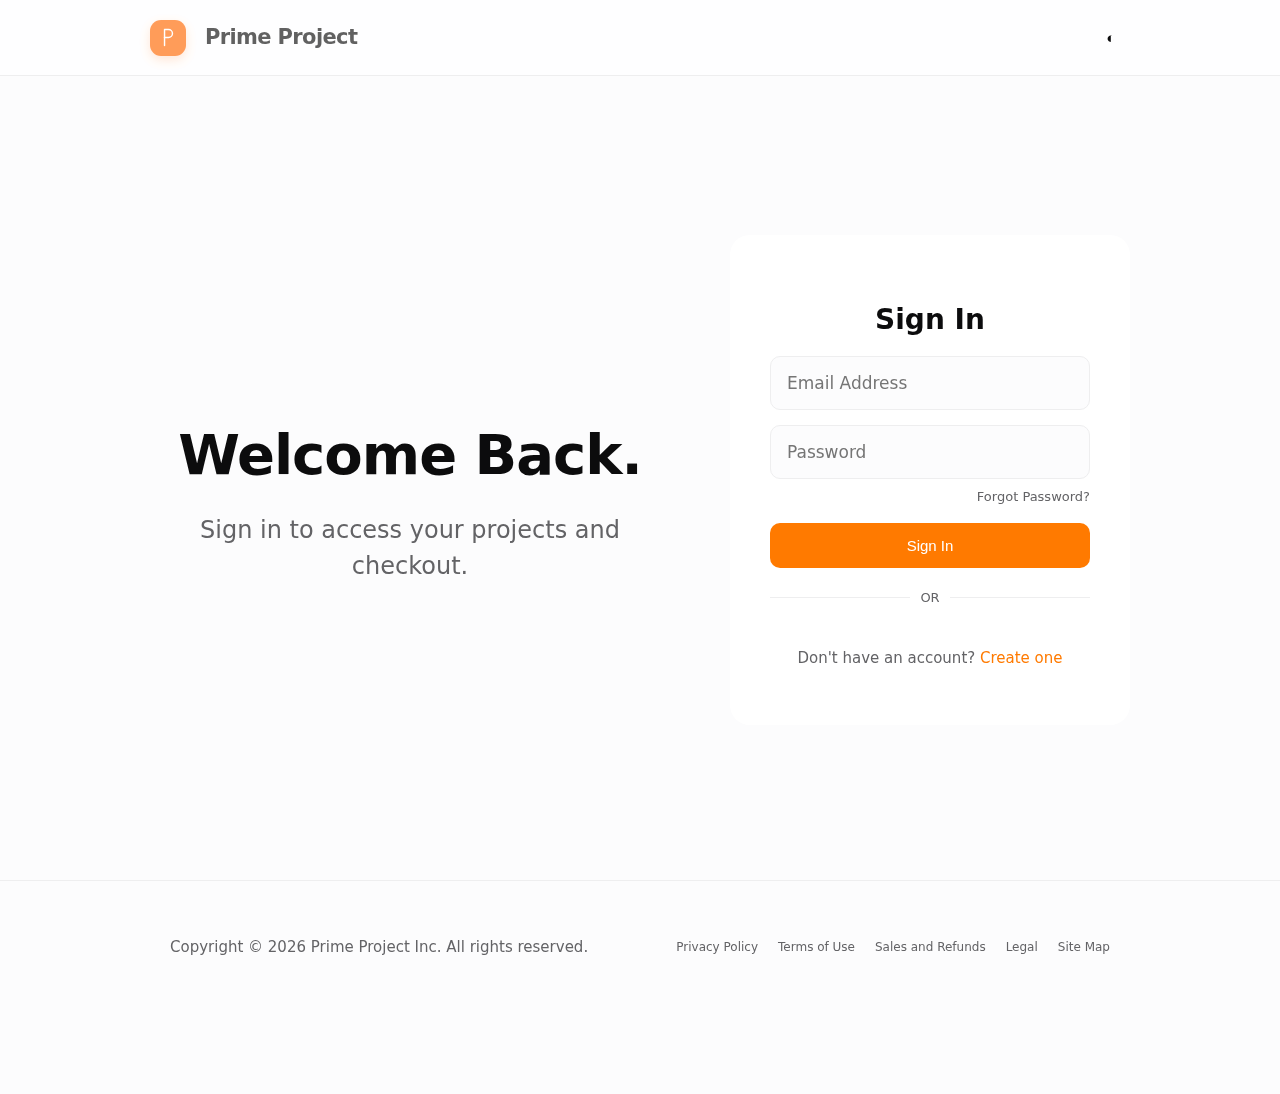
<file: frontend/checkout.html>
<!DOCTYPE html>
<html lang="en">

<head>
    <meta charset="UTF-8">
    <meta name="viewport" content="width=device-width, initial-scale=1.0">
    <title>Prime Project - Checkout</title>
    <link rel="stylesheet" href="css/style.css">
</head>

<body>
    <nav class="nav">
        <a href="index.html" class="nav-brand-logo">
            <div class="mi-logo">
                <svg viewBox="0 0 24 24" fill="none" stroke="currentColor" stroke-width="3" stroke-linecap="round"
                    stroke-linejoin="round">
                    <path d="M7 12h5a5 5 0 1 0 0-10H7v10Z" />
                    <path d="M7 22v-10" />
                </svg>
            </div>
            <span class="logo-name">Prime Project</span>
        </a>
        <div class="nav-links">
            <a href="index.html">
                <svg viewBox="0 0 24 24">
                    <path d="M10 20v-6h4v6h5v-8h3L12 3 2 12h3v8z" />
                </svg>
                Store
            </a>
            <a href="cart.html">
                <svg viewBox="0 0 24 24">
                    <path
                        d="M7 18c-1.1 0-1.99.9-1.99 2S5.9 22 7 22s2-.9 2-2-.9-2-2-2zM1 2v2h2l3.6 7.59-1.35 2.45c-.16.28-.25.61-.25.96 0 1.1.9 2 2 2h12v-2H7.42c-.14 0-.25-.11-.25-.25l.03-.12.9-1.63h7.45c.75 0 1.41-.41 1.75-1.03l3.58-6.49c.08-.14.12-.31.12-.48 0-.55-.45-1-1-1H5.21l-.94-2H1zm16 16c-1.1 0-1.99.9-1.99 2s.89 2 1.99 2 2-.9 2-2-.9-2-2-2z" />
                </svg>
                Bag
            </a>
        </div>
        <button class="theme-toggle" onclick="toggleTheme()" title="Toggle Theme">◐</button>
    </nav>

    <div class="container">
        <h1>Checkout</h1>

        <!-- Shipping & Discount -->
        <div>
            <h3>1. Location Details</h3>
            <div class="form-box"
                style="box-shadow: none; padding: 0; margin: 0; max-width: 100%; text-align: left; background: transparent;">
                <p style="font-size: 14px; margin-bottom: 5px; color: var(--text-secondary);">Enter your Country and
                    State (e.g. India, Karnataka)</p>
                <textarea id="address" placeholder="Country, State" rows="2" style="resize: none;"></textarea>

                <h3 style="margin-top: 20px;">2. Discount Code</h3>
                <div style="display: flex; gap: 10px;">
                    <input id="discount" placeholder="Promo Code" style="margin-bottom: 0;">
                    <button onclick="applyDiscount()" style="width: auto;" class="secondary">Apply</button>
                </div>
            </div>
        </div>

        <!-- Payment & Review -->
        <div>
            <h3>3. Payment (UTR Verification)</h3>
            <div class="product-card" style="align-items: center; text-align: center;">
                <p style="margin-bottom: 10px;">Scan to Pay via UPI</p>
                <img src="https://upload.wikimedia.org/wikipedia/commons/d/d0/QR_code_for_mobile_English_Wikipedia.svg"
                    style="width: 200px; height: 200px; margin: 10px 0; mix-blend-mode: normal; border-radius: 8px;"
                    alt="QR Code">
                <p style="font-size: 16px; font-weight: bold; margin: 10px 0;">UPI ID: voya@upi</p>
                <p style="font-size: 13px; color: var(--text-secondary);">Please complete payment and enter UTR below.
                </p>
            </div>

            <h3 style="margin-top: 30px;">4. Verification</h3>
            <div class="form-box"
                style="box-shadow: none; padding: 0; margin: 0; max-width: 100%; text-align: left; background: transparent;">
                <input id="utr" placeholder="Enter UPI Transaction ID (UTR)" required>
                <button onclick="placeOrder()">Verify & Place Order</button>
            </div>
        </div>
    </div>
    </div>

    <footer>
        <div class="footer-content">
            <p>Copyright © 2026 VOYA Inc. All rights reserved.</p>
        </div>
    </footer>

    <script src="js/api.js"></script>
    <script>
        if (!requireLogin()) throw new Error("Redirecting");

        function applyDiscount() {
            const code = document.getElementById('discount').value;
            if (code.toUpperCase() === 'SAVE10') {
                alert("Discount Applied: 10% OFF");
            } else {
                alert("Invalid Code");
            }
        }

        async function placeOrder() {
            const address = document.getElementById('address').value;
            const utr = document.getElementById('utr').value;
            const discount = document.getElementById('discount').value;

            if (!address || !utr) {
                alert("Please provide Country, State and UTR ID.");
                return;
            }

            try {
                const body = {
                    shippingAddress: address,
                    utr: utr,
                    discountCode: discount
                };

                const res = await Api.post('/orders', body);
                alert(res.message);
                window.location.href = 'orders.html';
            } catch (e) {
                alert("Order Failed: " + e.message);
            }
        }
    </script>
</body>

</html>
</file>
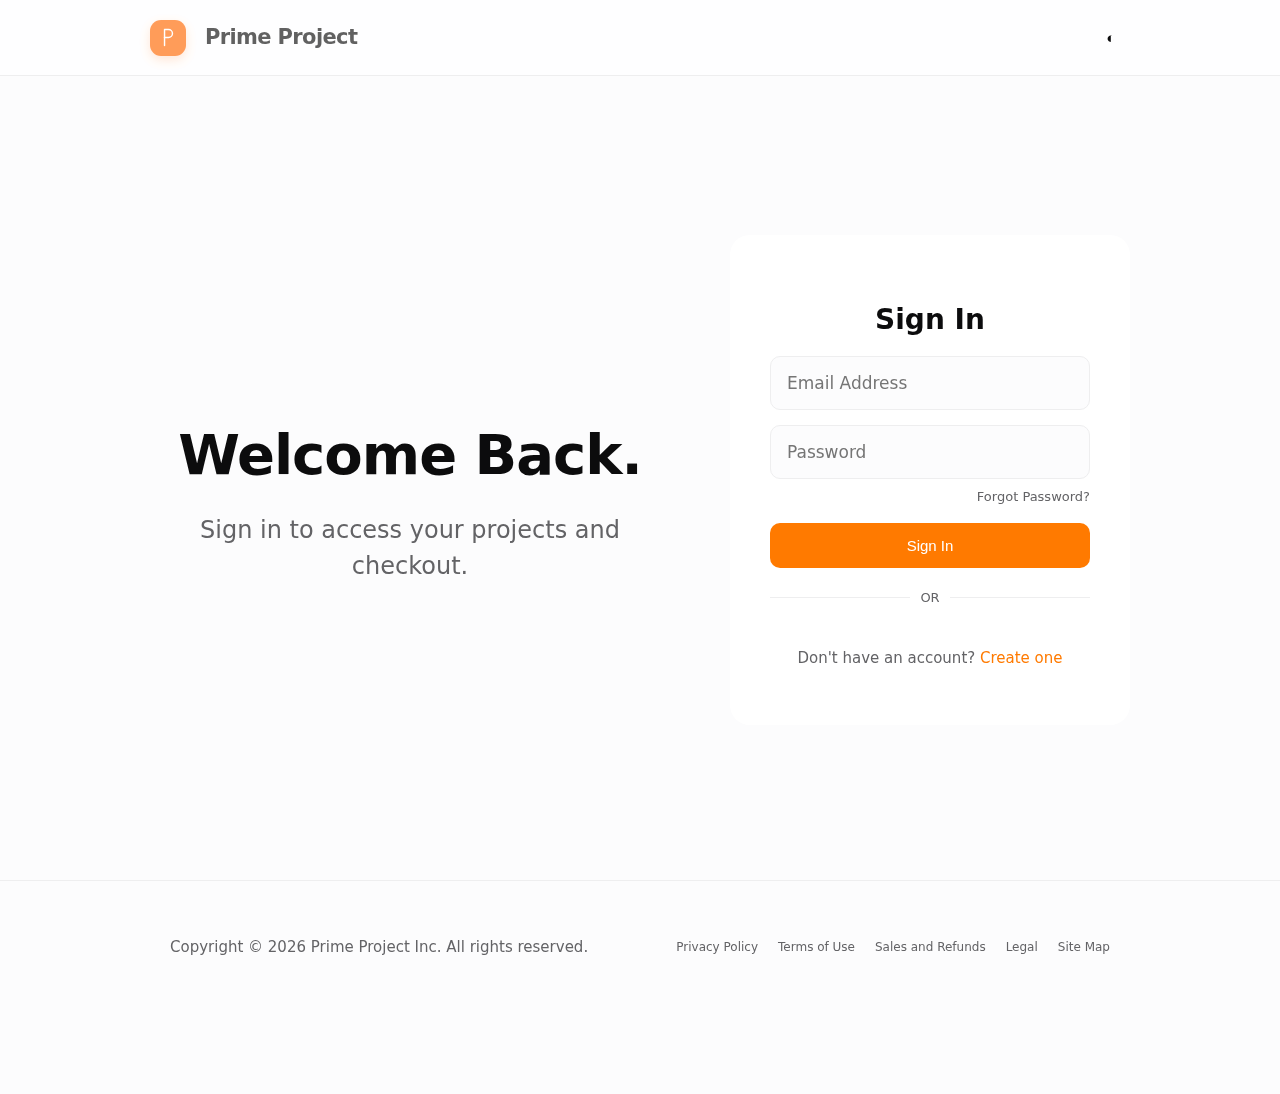
<file: frontend/dashboard.html>
<!DOCTYPE html>
<html lang="en">

<head>
    <meta charset="UTF-8">
    <meta name="viewport" content="width=device-width, initial-scale=1.0">
    <title>Prime Project - Admin Dashboard</title>
    <link rel="stylesheet" href="css/style.css">
</head>

<body>
    <nav class="nav">
        <a href="index.html" class="nav-brand-logo">
            <div class="mi-logo">
                <svg viewBox="0 0 24 24" fill="none" stroke="currentColor" stroke-width="3" stroke-linecap="round"
                    stroke-linejoin="round">
                    <path d="M7 12h5a5 5 0 1 0 0-10H7v10Z" />
                    <path d="M7 22v-10" />
                </svg>
            </div>
            <span class="logo-name">Prime Project</span>
        </a>
        <div class="nav-links">
            <a href="dashboard.html" style="color: var(--accent-color)">
                <svg viewBox="0 0 24 24">
                    <path d="M3 13h8V3H3v10zm0 8h8v-6H3v6zm10 0h8V11h-8v10zm0-18v6h8V3h-8z" />
                </svg>
                Dashboard
            </a>
            <a href="index.html">
                <svg viewBox="0 0 24 24">
                    <path d="M10 20v-6h4v6h5v-8h3L12 3 2 12h3v8z" />
                </svg>
                Projects
            </a>
            <a href="cart.html">
                <svg viewBox="0 0 24 24">
                    <path
                        d="M7 18c-1.1 0-1.99.9-1.99 2S5.9 22 7 22s2-.9 2-2-.9-2-2-2zM1 2v2h2l3.6 7.59-1.35 2.45c-.16.28-.25.61-.25.96 0 1.1.9 2 2 2h12v-2H7.42c-.14 0-.25-.11-.25-.25l.03-.12.9-1.63h7.45c.75 0 1.41-.41 1.75-1.03l3.58-6.49c.08-.14.12-.31.12-.48 0-.55-.45-1-1-1H5.21l-.94-2H1zm16 16c-1.1 0-1.99.9-1.99 2s.89 2 1.99 2 2-.9 2-2-.9-2-2-2z" />
                </svg>
                Cart
            </a>
            <span id="auth-links"></span>
        </div>
        <div class="flip-clock">
            <div class="flip-unit" id="hr1">0</div>
            <div class="flip-unit" id="hr2">0</div>
            <span class="clock-sep">:</span>
            <div class="flip-unit" id="min1">0</div>
            <div class="flip-unit" id="min2">0</div>
            <span class="clock-sep">:</span>
            <div class="flip-unit" id="sec1">0</div>
            <div class="flip-unit" id="sec2">0</div>
            <span class="clock-ampm" id="ampm">AM</span>
        </div>
        <button class="theme-toggle" onclick="toggleTheme()" title="Toggle Theme">◐</button>
    </nav>
    <script src="js/watch.js"></script>

    <div class="container">
        <h1>Overview</h1>

        <div id="admin-stats"
            style="display:none; grid-template-columns: repeat(auto-fit, minmax(250px, 1fr)); gap: 30px; margin-top: 40px;">
            <div class="product-card" style="align-items: flex-start; text-align: left;">
                <h3 style="color: var(--text-secondary); font-weight: 500;">Total Projects</h3>
                <p id="stat-prod" style="font-size: 48px; font-weight: 700; color: var(--text-color); margin: 10px 0;">
                    --</p>
            </div>
            <div class="product-card" style="align-items: flex-start; text-align: left;">
                <h3 style="color: var(--text-secondary); font-weight: 500;">Total Users</h3>
                <p id="stat-users" style="font-size: 48px; font-weight: 700; color: var(--text-color); margin: 10px 0;">
                    --</p>
            </div>
            <div class="product-card" style="align-items: flex-start; text-align: left;">
                <h3 style="color: var(--text-secondary); font-weight: 500;">Total Orders</h3>
                <p id="stat-orders"
                    style="font-size: 48px; font-weight: 700; color: var(--text-color); margin: 10px 0;">--</p>
            </div>
        </div>

        <div style="margin-top: 60px; text-align: center;">
            <a href="index.html"><button style="width: auto;">Go to Projects</button></a>
        </div>
    </div>

    <footer>
        <div class="footer-content">
            <p>Copyright © 2026 VOYA Inc. All rights reserved.</p>
            <div class="footer-links">
                <a href="#">Privacy Policy</a>
                <a href="#">Terms of Use</a>
                <a href="#">Sales and Refunds</a>
                <a href="#">Legal</a>
                <a href="#">Site Map</a>
            </div>
        </div>
    </footer>

    <script src="js/api.js"></script>
    <script>
        if (!requireLogin()) throw new Error("Redirecting");

        const user = checkLogin();
        if (user.role === 'admin') {
            document.getElementById('admin-stats').style.display = 'grid';
            loadStats();
        } else {
            alert('Access Denied');
            window.location.href = 'index.html';
        }

        async function loadStats() {
            try {
                const stats = await Api.get('/dashboard/stats');
                document.getElementById('stat-prod').innerText = stats.totalProducts;
                document.getElementById('stat-users').innerText = stats.totalCustomers;
                document.getElementById('stat-orders').innerText = stats.totalOrders;
            } catch (e) { }
        }
    </script>
</body>

</html>
</file>
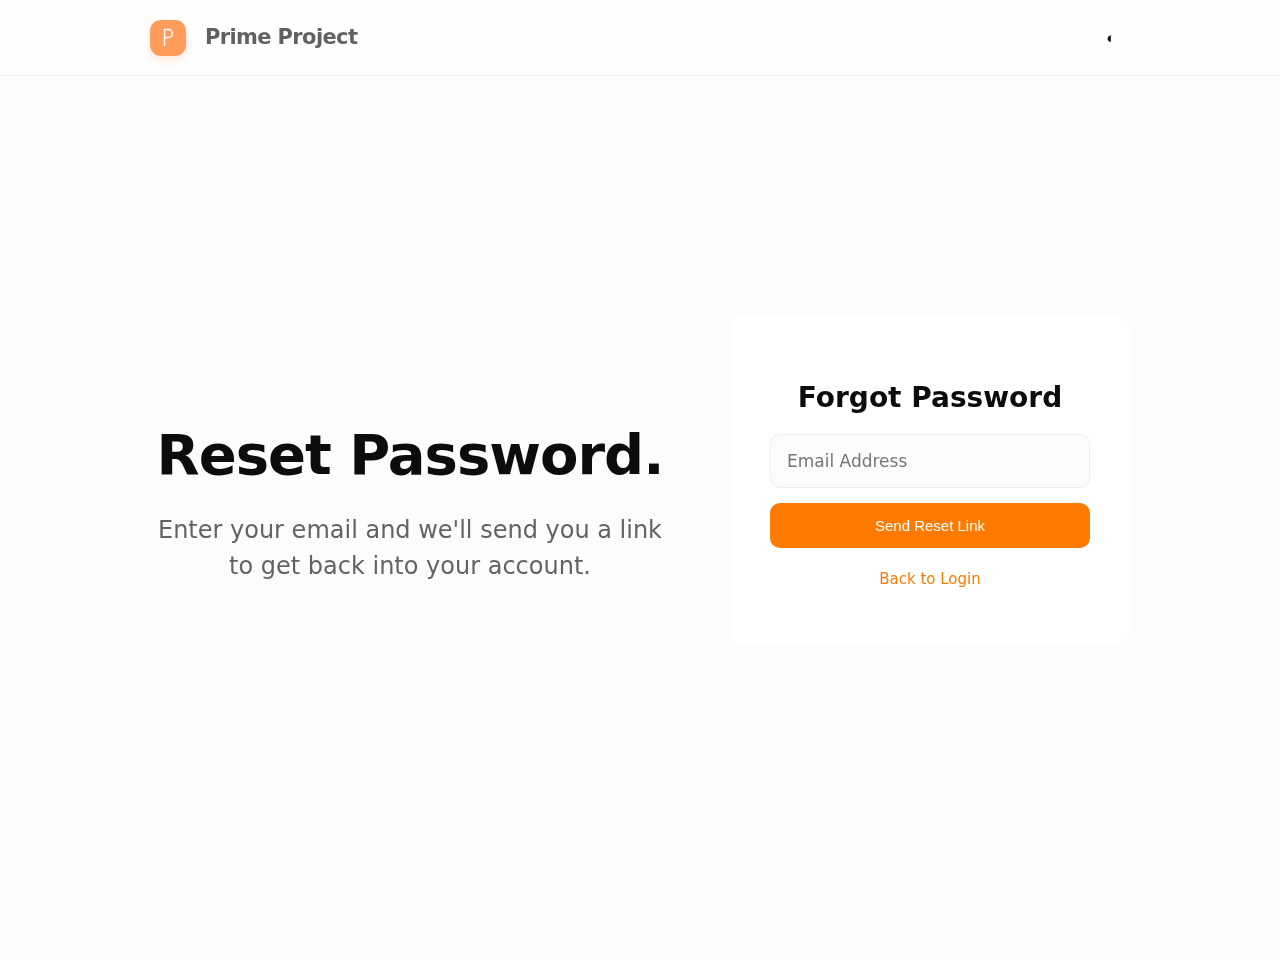
<file: frontend/forgot-password.html>
<!DOCTYPE html>
<html lang="en">

<head>
    <meta charset="UTF-8">
    <meta name="viewport" content="width=device-width, initial-scale=1.0">
    <title>Forgot Password - Prime Project</title>
    <link rel="stylesheet" href="css/style.css">
</head>

<body>
    <nav class="nav">
        <a href="index.html" class="nav-brand-logo">
            <div class="mi-logo">
                <svg viewBox="0 0 24 24" fill="none" stroke="currentColor" stroke-width="3" stroke-linecap="round"
                    stroke-linejoin="round">
                    <path d="M7 12h5a5 5 0 1 0 0-10H7v10Z" />
                    <path d="M7 22v-10" />
                </svg>
            </div>
            <span class="logo-name">Prime Project</span>
        </a>
        <button class="theme-toggle" onclick="toggleTheme()" title="Toggle Theme">◐</button>
    </nav>

    <div class="container auth-page-container">
        <div class="auth-welcome-section">
            <h1>Reset Password.</h1>
            <p>Enter your email and we'll send you a link to get back into your account.</p>
        </div>
        <div class="auth-form-container">
            <div class="form-box">
                <h2>Forgot Password</h2>
                <div id="form-content">
                    <input type="email" id="email" placeholder="Email Address" required>
                    <p id="error-msg" class="error-msg"></p>
                    <button onclick="requestReset()">Send Reset Link</button>
                </div>
                <div id="success-content" style="display: none;">
                    <div style="color: var(--accent-color); font-size: 50px; margin-bottom: 20px;">✓</div>
                    <p>Check your email. We've sent a password reset link to <strong id="sent-email"></strong>.</p>
                </div>
                <p style="margin-top: 20px;"><a href="login.html">Back to Login</a></p>
            </div>
        </div>
    </div>

    <script src="js/api.js"></script>
    <script>
        async function requestReset() {
            const email = document.getElementById('email').value;
            const errorMsg = document.getElementById('error-msg');
            const formContent = document.getElementById('form-content');
            const successContent = document.getElementById('success-content');
            const sentEmail = document.getElementById('sent-email');

            errorMsg.style.display = 'none';

            if (!email) {
                errorMsg.innerText = "Please enter your email.";
                errorMsg.style.display = 'block';
                return;
            }

            try {
                await Api.post('/auth/forgot-password', { email });
                sentEmail.innerText = email;
                formContent.style.display = 'none';
                successContent.style.display = 'block';
            } catch (e) {
                errorMsg.innerText = e.message || "Something went wrong. Please try again.";
                errorMsg.style.display = 'block';
            }
        }
    </script>
</body>

</html>
</file>
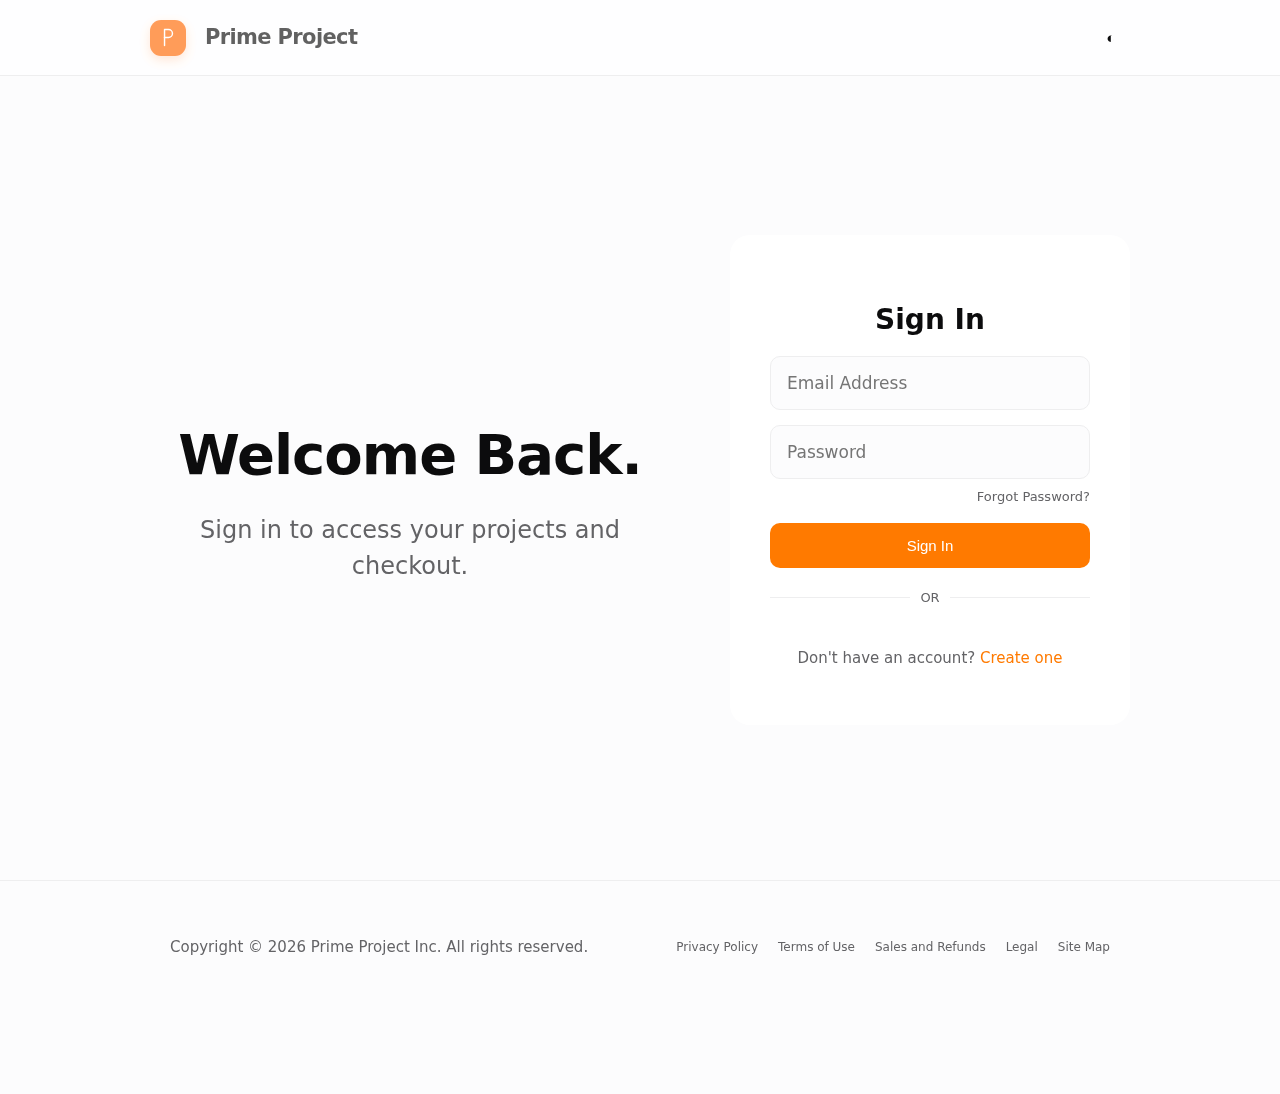
<file: frontend/login.html>
<!DOCTYPE html>
<html lang="en">

<head>
    <meta charset="UTF-8">
    <meta name="viewport" content="width=device-width, initial-scale=1.0">
    <title>Sign In - Prime Project</title>
    <link rel="stylesheet" href="css/style.css">
    <script src="https://accounts.google.com/gsi/client" async defer></script>
</head>

<body>
    <nav class="nav">
        <a href="index.html" class="nav-brand-logo">
            <div class="mi-logo">
                <svg viewBox="0 0 24 24" fill="none" stroke="currentColor" stroke-width="3" stroke-linecap="round"
                    stroke-linejoin="round">
                    <path d="M7 12h5a5 5 0 1 0 0-10H7v10Z" />
                    <path d="M7 22v-10" />
                </svg>
            </div>
            <span class="logo-name">Prime Project</span>
        </a>
        <button class="theme-toggle" onclick="toggleTheme()" title="Toggle Theme">◐</button>
    </nav>

    <div class="container auth-page-container">
        <div class="auth-welcome-section">
            <h1>Welcome Back.</h1>
            <p>Sign in to access your projects and checkout.</p>
        </div>
        <div class="auth-form-container">
            <div class="form-box">
                <h2>Sign In</h2>
                <input type="email" id="email" placeholder="Email Address" required>
                <input type="password" id="password" placeholder="Password" required>
                <div style="text-align: right; margin: -10px 0 15px;">
                    <a href="forgot-password.html" style="font-size: 13px; color: var(--text-secondary);">Forgot
                        Password?</a>
                </div>
                <p id="error-msg" class="error-msg">Invalid credentials. Please try again.</p>
                <button onclick="login()">Sign In</button>

                <div
                    style="margin: 20px 0; display: flex; align-items: center; gap: 10px; color: var(--text-secondary); font-size: 13px;">
                    <hr style="flex:1; border:0; border-top:1px solid var(--border-color);">
                    OR
                    <hr style="flex:1; border:0; border-top:1px solid var(--border-color);">
                </div>

                <div id="google-btn" style="display: flex; justify-content: center;"></div>

                <p style="margin-top: 20px;">Don't have an account? <a href="register.html">Create one</a></p>
            </div>
        </div>
    </div>

    <footer>
        <div class="footer-content">
            <p>Copyright © 2026 Prime Project Inc. All rights reserved.</p>
            <div class="footer-links">
                <a href="#">Privacy Policy</a>
                <a href="#">Terms of Use</a>
                <a href="#">Sales and Refunds</a>
                <a href="#">Legal</a>
                <a href="#">Site Map</a>
            </div>
        </div>
    </footer>

    <script src="js/api.js"></script>
    <script>
        // Override login for token handling
        async function login() {
            const email = document.getElementById('email').value;
            const password = document.getElementById('password').value;
            const errorMsg = document.getElementById('error-msg');

            errorMsg.style.display = 'none';

            try {
                // Return structure is { user: {...}, token: "..." }
                const response = await Api.post('/auth/login', { email, password });

                if (response && response.token) {
                    // Flatten structure for easier storage: { ...userFields, token: "..." }
                    const userWithToken = { ...response.user, token: response.token };
                    localStorage.setItem('user', JSON.stringify(userWithToken));
                    window.location.href = 'index.html';
                } else {
                    throw new Error("Invalid response from server");
                }
            } catch (e) {
                console.error(e);
                errorMsg.style.display = 'block';
                errorMsg.innerText = e.message || 'Login failed. Please check your credentials.';
            }
        }
        // Google Login Handler
        async function handleCredentialResponse(response) {
            const errorMsg = document.getElementById('error-msg');
            errorMsg.style.display = 'none';

            try {
                const res = await Api.post('/auth/google', { idToken: response.credential });
                if (res && res.token) {
                    const userWithToken = { ...res.user, token: res.token };
                    localStorage.setItem('user', JSON.stringify(userWithToken));
                    window.location.href = 'index.html';
                }
            } catch (e) {
                errorMsg.style.display = 'block';
                errorMsg.innerText = "Google Sign-In failed.";
            }
        }

        window.onload = function () {
            // Configuration for Google Identity Services
            // Replace with your real Client ID in project settings
            const clientId = "602051813410-0nrnhr0ted4mbnr43c9020fe0du7kakq.apps.googleusercontent.com";

            google.accounts.id.initialize({
                client_id: clientId,
                callback: handleCredentialResponse
            });
            google.accounts.id.renderButton(
                document.getElementById("google-btn"),
                { theme: "outline", size: "large", width: 320, shape: "pill" }
            );
        }
    </script>
</body>

</html>
</file>
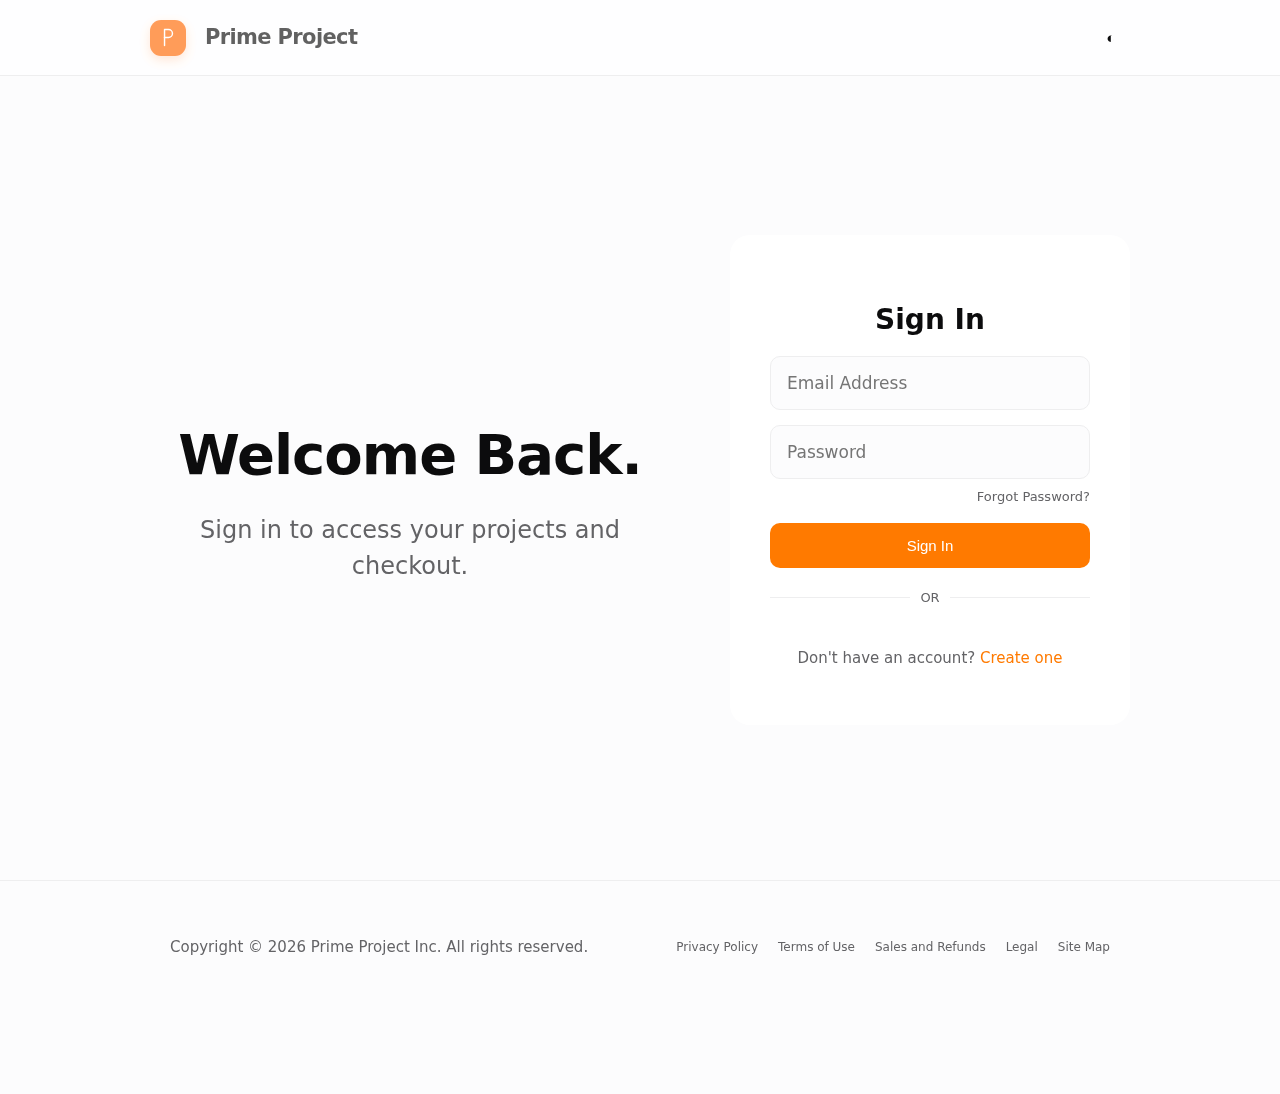
<file: frontend/orders.html>
<!DOCTYPE html>
<html lang="en">

<head>
    <meta charset="UTF-8">
    <meta name="viewport" content="width=device-width, initial-scale=1.0">
    <title>Prime Project - Orders</title>
    <link rel="stylesheet" href="css/style.css">
</head>

<body>
    <nav class="nav">
        <a href="index.html" class="nav-brand-logo">
            <div class="mi-logo">
                <svg viewBox="0 0 24 24" fill="none" stroke="currentColor" stroke-width="3" stroke-linecap="round"
                    stroke-linejoin="round">
                    <path d="M7 12h5a5 5 0 1 0 0-10H7v10Z" />
                    <path d="M7 22v-10" />
                </svg>
            </div>
            <span class="logo-name">Prime Project</span>
        </a>
        <div class="nav-links">
            <a href="index.html">
                <svg viewBox="0 0 24 24">
                    <path d="M10 20v-6h4v6h5v-8h3L12 3 2 12h3v8z" />
                </svg>
                Projects
            </a>
            <a href="cart.html">
                <svg viewBox="0 0 24 24">
                    <path
                        d="M7 18c-1.1 0-1.99.9-1.99 2S5.9 22 7 22s2-.9 2-2-.9-2-2-2zM1 2v2h2l3.6 7.59-1.35 2.45c-.16.28-.25.61-.25.96 0 1.1.9 2 2 2h12v-2H7.42c-.14 0-.25-.11-.25-.25l.03-.12.9-1.63h7.45c.75 0 1.41-.41 1.75-1.03l3.58-6.49c.08-.14.12-.31.12-.48 0-.55-.45-1-1-1H5.21l-.94-2H1zm16 16c-1.1 0-1.99.9-1.99 2s.89 2 1.99 2 2-.9 2-2-.9-2-2-2z" />
                </svg>
                Cart
            </a>
            <a href="orders.html" class="active">
                <svg viewBox="0 0 24 24">
                    <path
                        d="M19 3h-4.18C14.4 1.84 13.3 1 12 1c-1.3 0-2.4.84-2.82 2H5c-1.1 0-2 .9-2 2v14c0 1.1.9 2 2 2h14c1.1 0 2-.9 2-2V5c0-1.1-.9-2-2-2zm-7 0c.55 0 1 .45 1 1s-.45 1-1 1-1-.45-1-1 .45-1 1-1zm0 4c1.66 0 3 1.34 3 3s-1.34 3-3 3-3-1.34-3-3 1.34-3 3-3zm6 12H6v-1.4c0-2 4-3.1 6-3.1s6 1.1 6 3.1V19z" />
                </svg>
                Orders
            </a>
            <span id="auth-links"></span>
        </div>
        <div class="flip-clock">
            <div class="flip-unit" id="hr1">0</div>
            <div class="flip-unit" id="hr2">0</div>
            <span class="clock-sep">:</span>
            <div class="flip-unit" id="min1">0</div>
            <div class="flip-unit" id="min2">0</div>
            <span class="clock-sep">:</span>
            <div class="flip-unit" id="sec1">0</div>
            <div class="flip-unit" id="sec2">0</div>
            <span class="clock-ampm" id="ampm">AM</span>
        </div>
        <button class="theme-toggle" onclick="toggleTheme()" title="Toggle Theme">◐</button>
    </nav>
    <script src="js/watch.js"></script>

    <div class="container">
        <h1 style="margin-bottom: 5px;">Your Orders.</h1>
        <p style="text-align: center; margin-bottom: 30px; color: var(--text-secondary);">Track, return, or buy again.
        </p>

        <!-- Search Bar -->
        <div class="search-container" style="margin-bottom: 25px;">
            <input type="text" id="order-search" class="search-input"
                placeholder="Search orders by product name, ID, or status..." autocomplete="off">
            <svg class="search-icon" viewBox="0 0 24 24">
                <path
                    d="M15.5 14h-.79l-.28-.27A6.471 6.471 0 0 0 16 9.5 6.5 6.5 0 1 0 9.5 16c1.61 0 3.09-.59 4.23-1.57l.27.28v.79l5 4.99L20.49 19l-4.99-5zm-6 0C7.01 14 5 11.99 5 9.5S7.01 5 9.5 5 14 7.01 14 9.5 11.99 14 9.5 14z" />
            </svg>
        </div>

        <!-- Filter Sections -->
        <div style="display: flex; flex-direction: column; gap: 15px; margin-bottom: 30px;">
            <div id="category-bar" class="category-bar" style="margin-bottom: 0;">
                <!-- Categories will be injected here -->
            </div>
            <div id="status-bar" class="category-bar" style="margin-bottom: 0;">
                <!-- Status chips will be injected here -->
            </div>
        </div>

        <table>
            <thead>
                <tr>
                    <th>DATE PLACED</th>
                    <th>ORDER ID</th>
                    <th>PRODUCT</th>
                    <th>STATUS</th>
                    <th style="text-align: right;">ACTION</th>
                </tr>
            </thead>
            <tbody id="order-list"></tbody>
        </table>
    </div>

    <footer>
        <div class="footer-content">
            <p>Copyright © 2026 Prime Project Inc. All rights reserved.</p>
            <div class="footer-links">
                <a href="#">Privacy Policy</a>
                <a href="#">Terms of Use</a>
                <a href="#">Sales and Refunds</a>
                <a href="#">Legal</a>
                <a href="#">Site Map</a>
            </div>
        </div>
    </footer>

    <!-- Bottom Nav for Mobile -->
    <nav class="bottom-nav">
        <a href="index.html" class="bottom-nav-item">
            <svg viewBox="0 0 24 24">
                <path d="M10 20v-6h4v6h5v-8h3L12 3 2 12h3v8z" />
            </svg>
            <span>Home</span>
        </a>
        <a href="#"
            onclick="if(window.openCart) { openCart(); return false; } else { window.location.href='cart.html'; return false; }"
            class="bottom-nav-item">
            <svg viewBox="0 0 24 24">
                <path
                    d="M7 18c-1.1 0-1.99.9-1.99 2S5.9 22 7 22s2-.9 2-2-.9-2-2-2zM1 2v2h2l3.6 7.59-1.35 2.45c-.16.28-.25.61-.25.96 0 1.1.9 2 2 2h12v-2H7.42c-.14 0-.25-.11-.25-.25l.03-.12.9-1.63h7.45c.75 0 1.41-.41 1.75-1.03l3.58-6.49c.08-.14.12-.31.12-.48 0-.55-.45-1-1-1H5.21l-.94-2H1zm16 16c-1.1 0-1.99.9-1.99 2s.89 2 1.99 2 2-.9 2-2-.9-2-2-2z" />
            </svg>
            <span>Cart</span>
        </a>
        <a href="orders.html" class="bottom-nav-item active">
            <svg viewBox="0 0 24 24">
                <path
                    d="M19 3h-4.18C14.4 1.84 13.3 1 12 1c-1.3 0-2.4.84-2.82 2H5c-1.1 0-2 .9-2 2v14c0 1.1.9 2 2 2h14c1.1 0 2-.9 2-2V5c0-1.1-.9-2-2-2zm-7 0c.55 0 1 .45 1 1s-.45 1-1 1-1-.45-1-1 .45-1 1-1zm0 4c1.66 0 3 1.34 3 3s-1.34 3-3 3-3-1.34-3-3 1.34-3 3-3zm6 12H6v-1.4c0-2 4-3.1 6-3.1s6 1.1 6 3.1V19z" />
            </svg>
            <span>Orders</span>
        </a>
        <a href="profile.html" class="bottom-nav-item">
            <svg viewBox="0 0 24 24">
                <path
                    d="M12 12c2.21 0 4-1.79 4-4s-1.79-4-4-4-4 1.79-4 4 1.79 4 4 4zm0 2c-2.67 0-8 1.34-8 4v2h16v-2c0-2.66-5.33-4-8-4z" />
            </svg>
            <span>Profile</span>
        </a>
    </nav>

    <script src="js/api.js"></script>
    <script>
        if (!requireLogin()) throw new Error("Redirecting");

        let allOrders = [];
        let selectedCategory = 'All';
        let selectedStatus = 'All';

        async function loadOrders() {
            const orders = await Api.get('/orders');
            if (!orders) return;

            // Time-wise sorting: Most recent first
            allOrders = orders.sort((a, b) => new Date(b.orderDate) - new Date(a.orderDate));

            renderFilters();
            filterOrders();
        }

        function renderFilters() {
            // Category Bar
            const categories = ['All', ...new Set(allOrders.map(o => o.product.category))];
            const catBar = document.getElementById('category-bar');
            if (catBar) {
                catBar.innerHTML = categories.map(cat => `
                    <div class="category-chip ${selectedCategory === cat ? 'active' : ''}" onclick="selectCategory('${cat}')">
                        ${cat}
                    </div>
                `).join('');
            }

            // Status Bar
            const statuses = ['All', 'Confirmed', 'Pending', 'Rejected'];
            const statusBar = document.getElementById('status-bar');
            if (statusBar) {
                statusBar.innerHTML = statuses.map(status => `
                    <div class="category-chip ${selectedStatus === status ? 'active' : ''}" onclick="selectStatus('${status}')">
                        ${status}
                    </div>
                `).join('');
            }
        }

        function selectCategory(cat) {
            selectedCategory = cat;
            renderFilters();
            filterOrders();
        }

        function selectStatus(status) {
            selectedStatus = status;
            renderFilters();
            filterOrders();
        }

        function filterOrders() {
            const query = document.getElementById('order-search').value.toLowerCase();
            const container = document.getElementById('order-list');

            const filtered = allOrders.filter(o => {
                const productName = o.product.name.toLowerCase();
                const paymentIdStr = (o.paymentId || '').toLowerCase();

                // Determine order's logical status to match filter UI and display badges
                const isConfirmed = o.verified || o.status === 'Confirmed';
                const isRejected = o.status === 'Rejected';
                const logicalStatus = isConfirmed ? 'Confirmed' : (isRejected ? 'Rejected' : 'Pending');

                const matchesSearch = productName.includes(query) || paymentIdStr.includes(query) || logicalStatus.toLowerCase().includes(query);
                const matchesCategory = selectedCategory === 'All' || o.product.category === selectedCategory;
                const matchesStatus = selectedStatus === 'All' || logicalStatus === selectedStatus;

                return matchesSearch && matchesCategory && matchesStatus;
            });

            if (filtered.length === 0) {
                container.innerHTML = `<tr><td colspan="5" style="text-align:center; padding: 60px 20px;">
                    <h3 style="color: var(--text-secondary); opacity: 0.6;">No orders match your filters.</h3>
                    <p style="margin-top: 10px;">Try adjusting your search or filters.</p>
                </td></tr>`;
                return;
            }

            container.innerHTML = filtered.map(o => {
                const isConfirmed = o.verified || o.status === 'Confirmed';
                const isRejected = o.status === 'Rejected';
                const statusClass = isConfirmed ? 'status-confirmed' : (isRejected ? 'status-rejected' : 'status-pending');
                const displayId = (o.paymentId || 'UNKNOWN').substring(0, 8);

                return `
                    <tr>
                        <td data-label="Date" class="order-date-td">${new Date(o.orderDate).toLocaleDateString()}</td>
                        <td data-label="Order ID" class="order-id-td">#${displayId}</td>
                        <td data-label="Product" class="order-product-td">
                            <div class="product-name">${o.product.name}</div>
                            <div class="project-id-meta">PROJECT ID: #${o.product.id}</div>
                        </td>
                        <td data-label="Status" class="order-status-td">
                            <span class="status-badge ${statusClass}">
                                ${isConfirmed ? 'CONFIRMED' : (isRejected ? 'REJECTED' : 'PENDING')}
                            </span>
                            ${isRejected && o.rejectionReason ? `<div class="rejection-reason">Reason: ${o.rejectionReason}</div>` : ''}
                        </td>
                        <td data-label="Action" class="order-action-td">
                            ${isConfirmed
                        ? `<button onclick="accessProject(${o.id}, '${o.product.name.replace(/'/g, "\\'")}')" class="secondary view-details-btn">View Purchase Details</button>`
                        : (isRejected
                            ? `<span class="contact-support-link">Contact Support</span>`
                            : `<div class="verifying-status">
                                 <span class="pulse-dot"></span>
                                 Verifying payment...
                               </div>`)}
                        </td>
                    </tr>
                `;
            }).join('');
        }

        // Search Input Listener
        document.getElementById('order-search')?.addEventListener('input', filterOrders);

        async function accessProject(orderId, productName) {
            try {
                const res = await Api.get(`/orders/${orderId}/access`);

                let modal = document.getElementById('content-modal');
                if (!modal) {
                    modal = document.createElement('div');
                    modal.id = 'content-modal';
                    modal.className = 'sheet-overlay';
                    document.body.appendChild(modal);
                }

                modal.innerHTML = `
                    <div id="modal-sheet" class="bottom-sheet">
                        <div class="sheet-handle"></div>
                        <button class="sheet-close-btn" onclick="closeModal()">×</button>
                        
                        <h2 style="margin-top: 0; margin-bottom: 5px; font-size: 24px;">${productName}</h2>
                        <p style="color: var(--accent-color); font-size: 13px; margin-top: 0; margin-bottom: 30px;">Authenticated & Verified • ${new Date().toLocaleDateString()}</p>
                        
                        <div style="background: rgba(255,255,255,0.03); padding: 20px; border-radius: 16px; margin-bottom: 30px; border: 1px solid var(--border-color);">
                            <h4 style="margin: 0 0 12px 0; color: var(--text-secondary); font-size: 11px; text-transform: uppercase; letter-spacing: 1px;">Git Repository</h4>
                            <div style="display: flex; gap: 10px; align-items: center;">
                                <code style="flex: 1; padding: 12px 15px; background: rgba(0,0,0,0.3); color: var(--text-color); border-radius: 10px; font-family: monospace; border: 1px solid var(--border-color); font-size: 13px;">${res.gitRepoUrl || 'No URL provided'}</code>
                                <button onclick="window.open('${res.gitRepoUrl}', '_blank')" style="border-radius: 10px; padding: 0 20px; width: auto;">Open</button>
                            </div>
                        </div>

                        <h4 style="margin-bottom: 15px; font-size: 16px;">Installation Instructions</h4>
                        <div style="line-height: 1.6; color: var(--text-secondary); white-space: pre-wrap; font-family: 'Consolas', monospace; font-size: 13px; background: rgba(0,0,0,0.03); padding: 20px; border-radius: 12px; border: 1px solid var(--border-color); max-height: 300px; overflow-y: auto;">${res.installationGuide || 'No specific instructions provided.'}</div>

                        <div style="margin-top: 40px; text-align: center; opacity: 0.5;">
                            <p style="font-size: 11px;">Licensed to you. Do not distribute.</p>
                        </div>
                    </div>
                `;

                modal.style.display = 'flex';
                // Trigger animation with double rAF
                requestAnimationFrame(() => {
                    requestAnimationFrame(() => {
                        modal.classList.add('active');
                    });
                });

                // Close function
                window.closeModal = function () {
                    modal.classList.remove('active');
                    setTimeout(() => {
                        modal.style.display = 'none';
                    }, 400);
                }

                // Close on click outside
                modal.addEventListener('click', (e) => {
                    if (e.target === modal) closeModal();
                });

            } catch (e) {
                alert("Access Denied: " + e.message);
            }
        }

        loadOrders();
    </script>
</body>

</html>
</file>
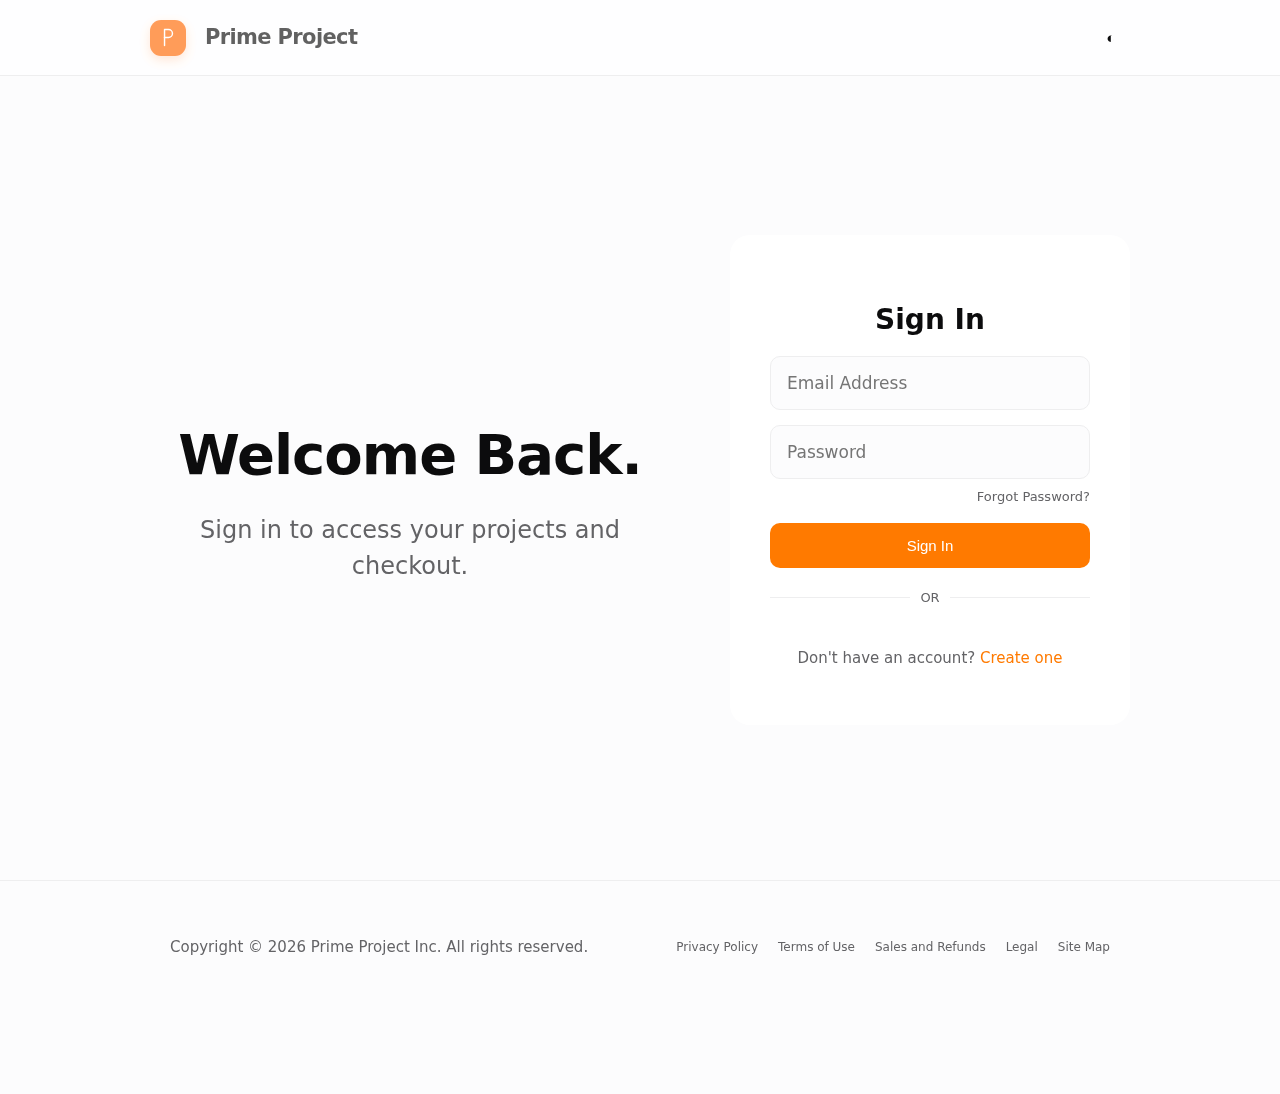
<file: frontend/profile.html>
<!DOCTYPE html>
<html lang="en">

<head>
    <meta charset="UTF-8">
    <meta name="viewport" content="width=device-width, initial-scale=1.0">
    <title>My Profile - Prime Project</title>
    <link rel="stylesheet" href="css/style.css">
</head>

<body>
    <nav class="nav">
        <a href="index.html" class="nav-brand-logo">
            <div class="mi-logo">
                <svg viewBox="0 0 24 24" fill="none" stroke="currentColor" stroke-width="3" stroke-linecap="round"
                    stroke-linejoin="round">
                    <path d="M7 12h5a5 5 0 1 0 0-10H7v10Z" />
                    <path d="M7 22v-10" />
                </svg>
            </div>
            <span class="logo-name">Prime Project</span>
        </a>
        <div class="nav-links">
            <a href="dashboard.html" id="dash-link" style="display:none">
                <svg viewBox="0 0 24 24">
                    <path d="M3 13h8V3H3v10zm0 8h8v-6H3v6zm10 0h8V11h-8v10zm0-18v6h8V3h-8z" />
                </svg>
                Dashboard
            </a>
            <a href="index.html">
                <svg viewBox="0 0 24 24">
                    <path d="M10 20v-6h4v6h5v-8h3L12 3 2 12h3v8z" />
                </svg>
                Projects
            </a>
            <a href="cart.html">
                <svg viewBox="0 0 24 24">
                    <path
                        d="M7 18c-1.1 0-1.99.9-1.99 2S5.9 22 7 22s2-.9 2-2-.9-2-2-2zM1 2v2h2l3.6 7.59-1.35 2.45c-.16.28-.25.61-.25.96 0 1.1.9 2 2 2h12v-2H7.42c-.14 0-.25-.11-.25-.25l.03-.12.9-1.63h7.45c.75 0 1.41-.41 1.75-1.03l3.58-6.49c.08-.14.12-.31.12-.48 0-.55-.45-1-1-1H5.21l-.94-2H1zm16 16c-1.1 0-1.99.9-1.99 2s.89 2 1.99 2 2-.9 2-2-.9-2-2-2z" />
                </svg>
                Cart
            </a>
            <a href="orders.html">
                <svg viewBox="0 0 24 24">
                    <path
                        d="M19 3h-4.18C14.4 1.84 13.3 1 12 1c-1.3 0-2.4.84-2.82 2H5c-1.1 0-2 .9-2 2v14c0 1.1.9 2 2 2h14c1.1 0 2-.9 2-2V5c0-1.1-.9-2-2-2zm-7 0c.55 0 1 .45 1 1s-.45 1-1 1-1-.45-1-1 .45-1 1-1zm0 4c1.66 0 3 1.34 3 3s-1.34 3-3 3-3-1.34-3-3 1.34-3 3-3zm6 12H6v-1.4c0-2 4-3.1 6-3.1s6 1.1 6 3.1V19z" />
                </svg>
                Orders
            </a>
            <a href="profile.html" style="color: var(--accent-color)">
                <svg viewBox="0 0 24 24">
                    <path
                        d="M12 12c2.21 0 4-1.79 4-4s-1.79-4-4-4-4 1.79-4 4 1.79 4 4 4zm0 2c-2.67 0-8 1.34-8 4v2h16v-2c0-2.66-5.33-4-8-4z" />
                </svg>
                Profile
            </a>
            <span id="auth-links"></span>
        </div>
        <div class="flip-clock">
            <div class="flip-unit" id="hr1">0</div>
            <div class="flip-unit" id="hr2">0</div>
            <span class="clock-sep">:</span>
            <div class="flip-unit" id="min1">0</div>
            <div class="flip-unit" id="min2">0</div>
            <span class="clock-sep">:</span>
            <div class="flip-unit" id="sec1">0</div>
            <div class="flip-unit" id="sec2">0</div>
            <span class="clock-ampm" id="ampm">AM</span>
        </div>
        <button class="theme-toggle" onclick="toggleTheme()" title="Toggle Theme">◐</button>
    </nav>
    <script src="js/watch.js"></script>

    <div class="container" style="max-width: 800px; padding-top: 20px;">
        <div class="tabs">
            <div class="tab-btn active" onclick="switchTab('details')">Profile Details</div>
            <div class="tab-btn" onclick="switchTab('history')">Order History</div>
        </div>

        <!-- Profile Details Section -->
        <div id="tab-details" class="profile-container">
            <div class="profile-header">
                <div class="profile-avatar" id="avatar-initials">U</div>
                <div class="profile-title-group">
                    <h2 id="display-name">User Name</h2>
                    <p id="display-email">user@example.com</p>
                </div>
            </div>

            <div class="form-group">
                <label>Full Name</label>
                <input type="text" id="p-name" placeholder="Your Name"
                    oninput="document.getElementById('display-name').innerText = this.value || 'User Name'">
            </div>

            <div class="form-group">
                <label>Email Address</label>
                <input type="email" id="p-email" disabled style="opacity: 0.6; cursor: not-allowed;">
            </div>

            <div class="form-group">
                <label>Your Interests</label>
                <div style="display: flex; gap: 10px;">
                    <input type="text" id="interest-input" placeholder="Type (e.g. Java, React) and press Enter">
                    <button onclick="addInterest()" style="width: auto; padding: 0 20px;">Add</button>
                </div>
                <div class="interest-suggestions">
                    <span class="suggestion-chip" onclick="addSuggestion('Java')">+ Java</span>
                    <span class="suggestion-chip" onclick="addSuggestion('Web Development')">+ Web Dev</span>
                    <span class="suggestion-chip" onclick="addSuggestion('Python')">+ Python</span>
                    <span class="suggestion-chip" onclick="addSuggestion('React')">+ React</span>
                    <span class="suggestion-chip" onclick="addSuggestion('ML')">+ ML</span>
                </div>
                <div id="interests-list" class="tag-container"></div>
            </div>

            <button onclick="saveProfile()" style="width: 100%; margin-top: 10px;">Save Changes</button>
            <p id="success-msg" class="message-success" style="text-align: center; margin-top: 15px;">Profile updated
                successfully!</p>

            <div style="margin-top: 40px; border-top: 1px solid var(--border-color); padding-top: 30px;">
                <h3 style="margin-bottom: 20px;">Security & Password</h3>
                <div class="form-group">
                    <label>Current Password</label>
                    <input type="password" id="old-password" placeholder="••••••••">
                </div>
                <div class="form-group">
                    <label>New Password</label>
                    <input type="password" id="new-password" placeholder="New Password">
                </div>
                <button onclick="changePassword()" class="btn-secondary" style="width: 100%;">Update Password</button>
                <p id="password-msg" style="text-align: center; margin-top: 10px; display: none;"></p>
            </div>

            <div class="logout-section">
                <button onclick="logout(event)" class="btn-logout">Sign Out from Account</button>
            </div>
        </div>

        <!-- Order History Section -->
        <div id="tab-history" style="display: none;">
            <h2 style="margin-bottom: 20px;">My Order History</h2>
            <div id="order-list">
                <div style="text-align: center; padding: 40px; color: var(--text-secondary);">Loading orders...</div>
            </div>
        </div>
    </div>

    <footer>
        <div class="footer-content">
            <p>Copyright © 2026 Prime Project Inc. All rights reserved.</p>
        </div>
    </footer>

    <!-- Bottom Nav for Mobile -->
    <nav class="bottom-nav">
        <a href="index.html" class="bottom-nav-item">
            <svg viewBox="0 0 24 24">
                <path d="M10 20v-6h4v6h5v-8h3L12 3 2 12h3v8z" />
            </svg>
            <span>Home</span>
        </a>
        <a href="#"
            onclick="if(window.openCart) { openCart(); return false; } else { window.location.href='cart.html'; return false; }"
            class="bottom-nav-item">
            <svg viewBox="0 0 24 24">
                <path
                    d="M7 18c-1.1 0-1.99.9-1.99 2S5.9 22 7 22s2-.9 2-2-.9-2-2-2zM1 2v2h2l3.6 7.59-1.35 2.45c-.16.28-.25.61-.25.96 0 1.1.9 2 2 2h12v-2H7.42c-.14 0-.25-.11-.25-.25l.03-.12.9-1.63h7.45c.75 0 1.41-.41 1.75-1.03l3.58-6.49c.08-.14.12-.31.12-.48 0-.55-.45-1-1-1H5.21l-.94-2H1zm16 16c-1.1 0-1.99.9-1.99 2s.89 2 1.99 2 2-.9 2-2-.9-2-2-2z" />
            </svg>
            <span>Cart</span>
        </a>
        <a href="orders.html" class="bottom-nav-item">
            <svg viewBox="0 0 24 24">
                <path
                    d="M19 3h-4.18C14.4 1.84 13.3 1 12 1c-1.3 0-2.4.84-2.82 2H5c-1.1 0-2 .9-2 2v14c0 1.1.9 2 2 2h14c1.1 0 2-.9 2-2V5c0-1.1-.9-2-2-2zm-7 0c.55 0 1 .45 1 1s-.45 1-1 1-1-.45-1-1 .45-1 1-1zm0 4c1.66 0 3 1.34 3 3s-1.34 3-3 3-3-1.34-3-3 1.34-3 3-3zm6 12H6v-1.4c0-2 4-3.1 6-3.1s6 1.1 6 3.1V19z" />
            </svg>
            <span>Orders</span>
        </a>
        <a href="profile.html" class="bottom-nav-item active">
            <svg viewBox="0 0 24 24">
                <path
                    d="M12 12c2.21 0 4-1.79 4-4s-1.79-4-4-4-4 1.79-4 4 1.79 4 4 4zm0 2c-2.67 0-8 1.34-8 4v2h16v-2c0-2.66-5.33-4-8-4z" />
            </svg>
            <span>Profile</span>
        </a>
    </nav>

    <script src="js/api.js"></script>
    <script>
        const user = checkLogin();
        let myInterests = [];

        if (!user) {
            window.location.href = 'login.html';
        }

        // Initialize
        (async function init() {
            if (user) {
                // Populate default from localstorage immediately
                document.getElementById('p-name').value = user.name || '';
                document.getElementById('display-name').innerText = user.name || 'User Name';
                document.getElementById('p-email').value = user.email || '';
                document.getElementById('display-email').innerText = user.email || '';
                document.getElementById('avatar-initials').innerText = (user.name || 'U').charAt(0).toUpperCase();

                // Fetch fresh user data including interests
                try {
                    const freshUser = await Api.get('/auth/me');
                    if (freshUser) {
                        document.getElementById('p-name').value = freshUser.name;
                        document.getElementById('display-name').innerText = freshUser.name;
                        document.getElementById('p-email').value = freshUser.email;
                        document.getElementById('display-email').innerText = freshUser.email;
                        document.getElementById('avatar-initials').innerText = (freshUser.name || 'U').charAt(0).toUpperCase();

                        if (freshUser.interests && freshUser.interests.length > 0) {
                            myInterests = freshUser.interests.split(',').map(s => s.trim()).filter(s => s);
                            renderInterests();
                        }
                    }
                } catch (e) {
                    console.error("Failed to fetch user profile", e);
                }
            }
        })();

        function switchTab(tab) {
            document.querySelectorAll('.tab-btn').forEach(b => b.classList.remove('active'));
            document.querySelector(`.tab-btn[onclick="switchTab('${tab}')"]`).classList.add('active');

            if (tab === 'details') {
                document.getElementById('tab-details').style.display = 'block';
                document.getElementById('tab-history').style.display = 'none';
            } else {
                document.getElementById('tab-details').style.display = 'none';
                document.getElementById('tab-history').style.display = 'block';
                loadOrders();
            }
        }

        // Interest Logic
        const input = document.getElementById('interest-input');
        input.addEventListener('keypress', function (e) {
            if (e.key === 'Enter') {
                e.preventDefault();
                addInterest();
            }
        });

        function addInterest() {
            const val = input.value.trim();
            if (val && !myInterests.includes(val)) {
                myInterests.push(val);
                renderInterests();
                input.value = '';
            }
        }

        function addSuggestion(val) {
            if (!myInterests.includes(val)) {
                myInterests.push(val);
                renderInterests();
            }
        }

        function removeInterest(val) {
            myInterests = myInterests.filter(i => i !== val);
            renderInterests();
        }

        function renderInterests() {
            const container = document.getElementById('interests-list');
            container.innerHTML = myInterests.map(i => `
                <div class="tag">
                    ${i}
                    <span onclick="removeInterest('${i}')">&times;</span>
                </div>
            `).join('');
        }

        async function saveProfile() {
            const name = document.getElementById('p-name').value;
            const interestsStr = myInterests.join(',');

            try {
                const res = await Api.put('/auth/profile', {
                    name: name,
                    interests: interestsStr
                });

                // Show success message
                const msg = document.getElementById('success-msg');
                msg.style.display = 'block';
                setTimeout(() => msg.style.display = 'none', 3000);
            } catch (e) {
                alert("Failed to update profile: " + e.message);
            }
        }

        async function changePassword() {
            const oldPassword = document.getElementById('old-password').value;
            const newPassword = document.getElementById('new-password').value;
            const msg = document.getElementById('password-msg');

            if (!oldPassword || !newPassword) {
                msg.innerText = "Please fill in all password fields.";
                msg.style.color = "red";
                msg.style.display = "block";
                return;
            }

            try {
                await Api.post('/auth/change-password', { oldPassword, newPassword });
                msg.innerText = "Password updated successfully!";
                msg.style.color = "var(--accent-color)";
                msg.style.display = "block";
                document.getElementById('old-password').value = "";
                document.getElementById('new-password').value = "";
                setTimeout(() => msg.style.display = 'none', 3000);
            } catch (e) {
                msg.innerText = e.message || "Failed to update password.";
                msg.style.color = "red";
                msg.style.display = "block";
            }
        }

        // Order History Logic
        async function loadOrders() {
            try {
                const orders = await Api.get('/orders');
                const list = document.getElementById('order-list');

                if (!orders || orders.length === 0) {
                    list.innerHTML = '<div style="background: var(--card-bg); padding: 30px; border-radius: 12px; text-align: center; color: var(--text-secondary);">You haven\'t placed any orders yet.</div>';
                    return;
                }

                list.innerHTML = orders.map(o => `
                    <div class="order-card">
                        <div class="order-info">
                            <h4>${o.product.name}</h4>
                            <p>Order Date: ${new Date(o.orderDate).toLocaleDateString()}</p>
                            <p>Price: ₹${o.product.price.toLocaleString('en-IN')}</p>
                        </div>
                        <div style="text-align: right;">
                             <span class="status-badge ${o.status === 'Rejected' ? 'status-rejected' : (o.isVerified ? 'status-verified' : 'status-pending')}" style="${o.status === 'Rejected' ? 'color: red; background: rgba(255,0,0,0.1);' : ''}">
                                ${o.status || (o.isVerified ? 'Verified' : 'Pending Verification')}
                            </span>
                            ${o.status === 'Rejected' && o.rejectionReason ? `<div style="font-size: 11px; color: red; margin-top: 5px;">Reason: ${o.rejectionReason}</div>` : ''}
                            ${o.isVerified ?
                        `<div style="margin-top: 8px;">
                                    <a href="${o.product.gitRepoUrl}" target="_blank" style="color: var(--accent-color); font-size: 13px; text-decoration: none;">View Repository →</a>
                                </div>`
                        : ''
                    }
                        </div>
                    </div>
                `).join('');
            } catch (e) {
                console.error("Failed to load orders", e);
                document.getElementById('order-list').innerHTML = '<p style="color: red;">Failed to load history.</p>';
            }
        }
    </script>
</body>

</html>
</file>
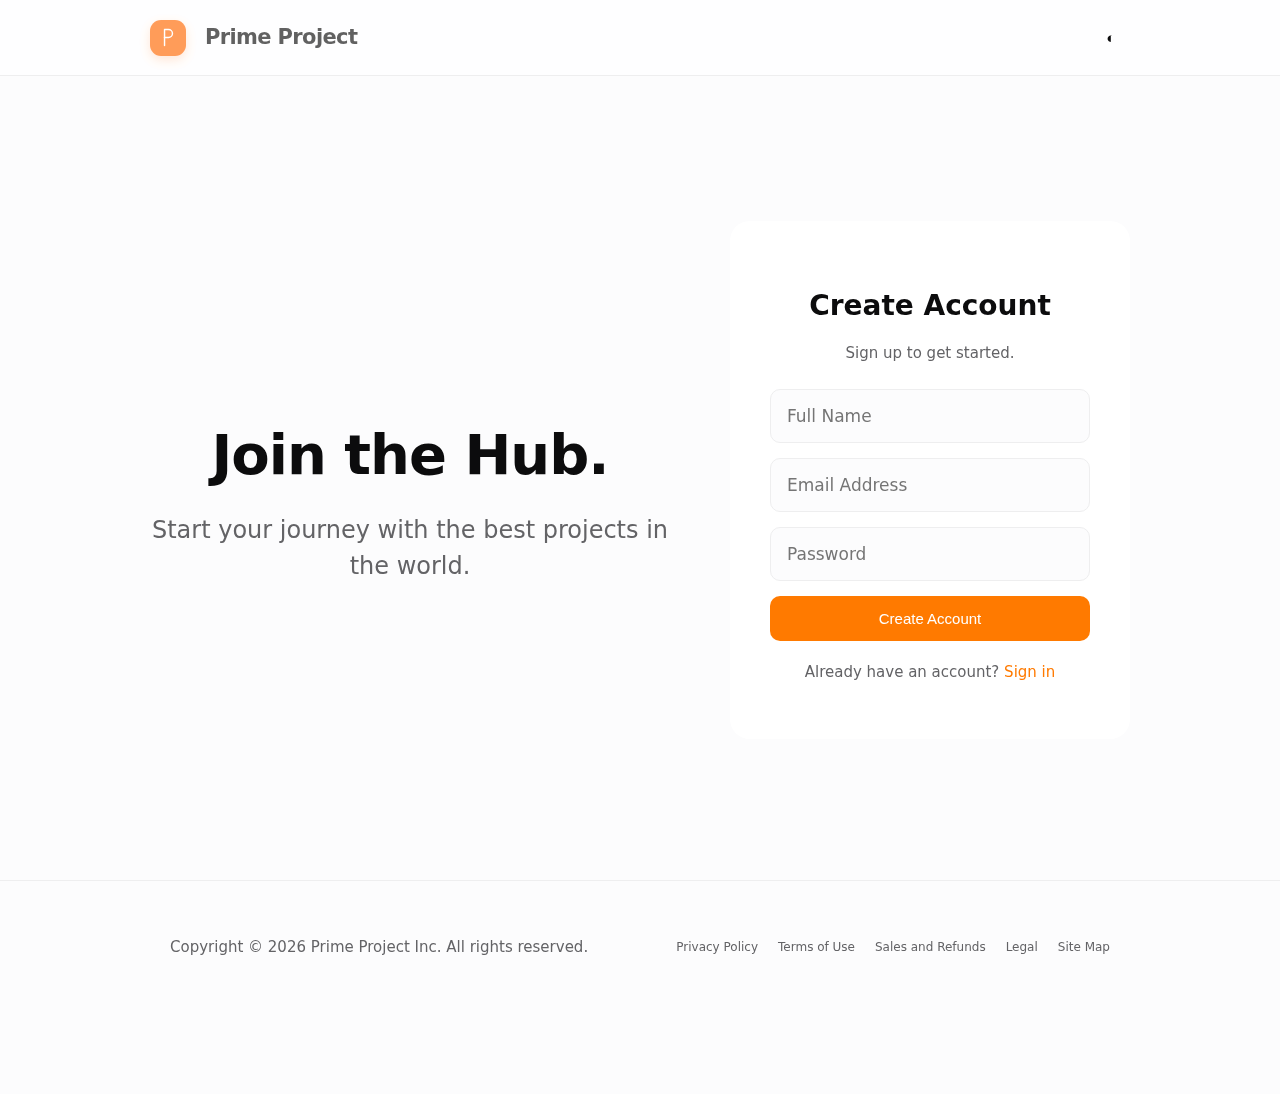
<file: frontend/register.html>
<!DOCTYPE html>
<html lang="en">

<head>
    <meta charset="UTF-8">
    <meta name="viewport" content="width=device-width, initial-scale=1.0">
    <title>Sign Up - Prime Project</title>
    <link rel="stylesheet" href="css/style.css">
</head>

<body>
    <nav class="nav">
        <a href="index.html" class="nav-brand-logo">
            <div class="mi-logo">
                <svg viewBox="0 0 24 24" fill="none" stroke="currentColor" stroke-width="3" stroke-linecap="round"
                    stroke-linejoin="round">
                    <path d="M7 12h5a5 5 0 1 0 0-10H7v10Z" />
                    <path d="M7 22v-10" />
                </svg>
            </div>
            <span class="logo-name">Prime Project</span>
        </a>
        <button class="theme-toggle" onclick="toggleTheme()" title="Toggle Theme">◐</button>
    </nav>

    <div class="container auth-page-container">
        <div class="auth-welcome-section">
            <h1>Join the Hub.</h1>
            <p>Start your journey with the best projects in the world.</p>
        </div>
        <div class="auth-form-container">
            <div class="form-box">
                <h2>Create Account</h2>
                <p style="margin-bottom: 25px; color: var(--text-secondary);">Sign up to get started.</p>
                <input type="text" id="name" placeholder="Full Name" required>
                <input type="email" id="email" placeholder="Email Address" required>
                <input type="password" id="password" placeholder="Password" required>
                <button onclick="register()">Create Account</button>
                <p style="margin-top: 20px;">Already have an account? <a href="login.html">Sign in</a></p>
            </div>
        </div>
    </div>

    <footer>
        <div class="footer-content">
            <p>Copyright © 2026 Prime Project Inc. All rights reserved.</p>
            <div class="footer-links">
                <a href="#">Privacy Policy</a>
                <a href="#">Terms of Use</a>
                <a href="#">Sales and Refunds</a>
                <a href="#">Legal</a>
                <a href="#">Site Map</a>
            </div>
        </div>
    </footer>

    <script src="js/api.js"></script>
    <script>
        async function register() {
            const name = document.getElementById('name').value;
            const email = document.getElementById('email').value;
            const password = document.getElementById('password').value;
            try {
                await Api.post('/auth/register', { name, email, password });
                alert('Registration successful! Please login.');
                window.location.href = 'login.html';
            } catch (e) { }
        }
    </script>
</body>

</html>
</file>
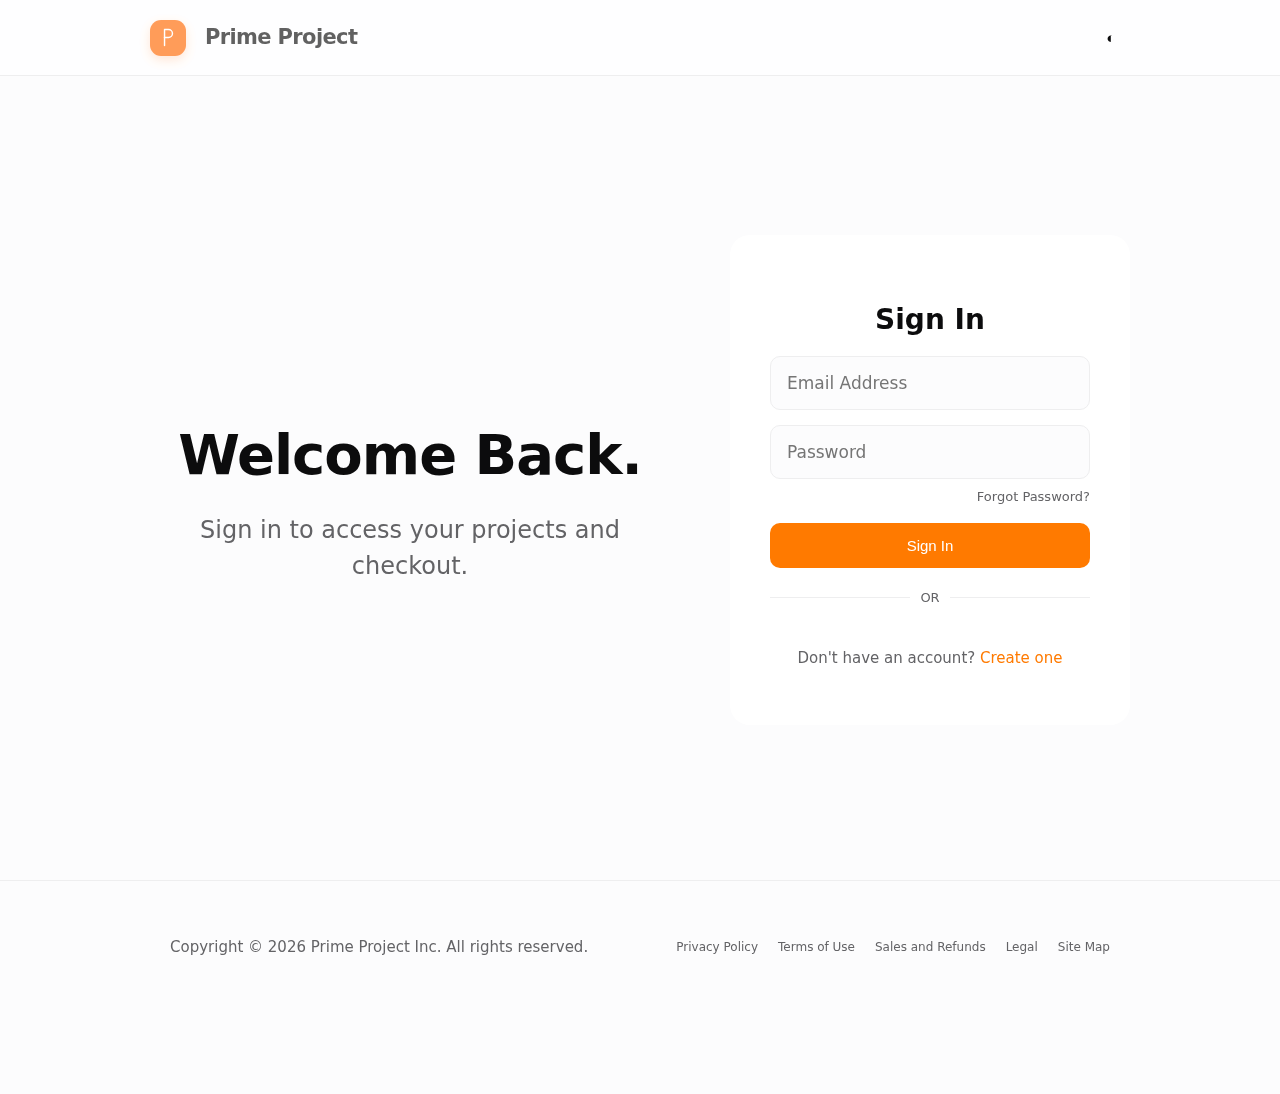
<file: frontend/reset-password.html>
<!DOCTYPE html>
<html lang="en">

<head>
    <meta charset="UTF-8">
    <meta name="viewport" content="width=device-width, initial-scale=1.0">
    <title>Reset Password - Prime Project</title>
    <link rel="stylesheet" href="css/style.css">
</head>

<body>
    <nav class="nav">
        <a href="index.html" class="nav-brand-logo">
            <div class="mi-logo">
                <svg viewBox="0 0 24 24" fill="none" stroke="currentColor" stroke-width="3" stroke-linecap="round"
                    stroke-linejoin="round">
                    <path d="M7 12h5a5 5 0 1 0 0-10H7v10Z" />
                    <path d="M7 22v-10" />
                </svg>
            </div>
            <span class="logo-name">Prime Project</span>
        </a>
        <button class="theme-toggle" onclick="toggleTheme()" title="Toggle Theme">◐</button>
    </nav>

    <div class="container auth-page-container">
        <div class="auth-welcome-section">
            <h1>New Password.</h1>
            <p>Please enter your new password below to regain access to your account.</p>
        </div>
        <div class="auth-form-container">
            <div class="form-box">
                <h2>Reset Password</h2>
                <div id="form-content">
                    <input type="password" id="newPassword" placeholder="New Password" required>
                    <input type="password" id="confirmPassword" placeholder="Confirm Password" required>
                    <p id="error-msg" class="error-msg"></p>
                    <button onclick="resetPassword()">Update Password</button>
                </div>
                <div id="success-content" style="display: none;">
                    <div style="color: var(--accent-color); font-size: 50px; margin-bottom: 20px;">✓</div>
                    <p>Your password has been reset successfully.</p>
                </div>
                <p style="margin-top: 20px;"><a href="login.html">Go to Login</a></p>
            </div>
        </div>
    </div>

    <script src="js/api.js"></script>
    <script>
        const urlParams = new URLSearchParams(window.location.search);
        const token = urlParams.get('token');

        if (!token) {
            window.location.href = 'login.html';
        }

        async function resetPassword() {
            const newPassword = document.getElementById('newPassword').value;
            const confirmPassword = document.getElementById('confirmPassword').value;
            const errorMsg = document.getElementById('error-msg');
            const formContent = document.getElementById('form-content');
            const successContent = document.getElementById('success-content');

            errorMsg.style.display = 'none';

            if (newPassword !== confirmPassword) {
                errorMsg.innerText = "Passwords do not match.";
                errorMsg.style.display = 'block';
                return;
            }

            try {
                await Api.post('/auth/reset-password', { token, newPassword });
                formContent.style.display = 'none';
                successContent.style.display = 'block';
            } catch (e) {
                errorMsg.innerText = e.message || "Something went wrong. Link may be expired.";
                errorMsg.style.display = 'block';
            }
        }
    </script>
</body>

</html>
</file>
<file: frontend/css/style.css>
:root {
    /* Premium Minimal Palette - Light */
    --bg-color: #fcfcfd;
    --card-bg: #ffffff;
    --text-color: #0c0c0d;
    --text-secondary: #636366;
    --accent-color: #ff7a00;
    --accent-hover: #f56e00;
    --accent-gradient: linear-gradient(135deg, #ff7a00 0%, #ff8c42 100%);
    --accent-glow: rgba(255, 122, 0, 0.12);
    --border-color: #eeeeef;
    --nav-bg: rgba(255, 255, 255, 0.75);
    --radius-md: 10px;
    --radius-lg: 20px;
    --font-main: 'Inter', -apple-system, system-ui, sans-serif;
}

[data-theme="dark"] {
    /* Premium Minimal Palette - Dark */
    --bg-color: #09090b;
    --card-bg: #121214;
    --text-color: #f2f2f5;
    --text-secondary: #949499;
    --accent-color: #ff9d23;
    --accent-hover: #ff7a00;
    --border-color: #1c1c1e;
    --nav-bg: rgba(10, 10, 12, 0.82);
}

* {
    box-sizing: border-box;
    transition: background-color 0.3s ease, color 0.3s ease, border-color 0.3s ease;
}

/* Custom Scrollbar */
::-webkit-scrollbar {
    width: 1px;
    height: 1px;
}

::-webkit-scrollbar-track {
    background: transparent;
}

::-webkit-scrollbar-thumb {
    background: var(--text-secondary);
    border-radius: 4px;
    opacity: 0.5;
}

::-webkit-scrollbar-thumb:hover {
    background: var(--text-color);
}

body {
    font-family: var(--font-main);
    background-color: var(--bg-color);
    color: var(--text-color);
    margin: 0;
    padding-top: 60px;
    /* Space for fixed nav */
    padding-bottom: 80px;
    /* Space for footer */
    min-height: 100vh;
    display: flex;
    flex-direction: column;
    line-height: 1.5;
    -webkit-font-smoothing: antialiased;
}

/* Typography */
h1 {
    font-weight: 700;
    font-size: 40px;
    letter-spacing: -0.015em;
    margin-bottom: 20px;
    text-align: center;
}

h2 {
    font-weight: 600;
    font-size: 28px;
    margin-bottom: 15px;
}

h3 {
    font-weight: 600;
    font-size: 20px;
    margin-bottom: 10px;
}

p {
    color: var(--text-secondary);
    font-size: 15px;
}

a {
    color: var(--accent-color);
    text-decoration: none;
    font-weight: 500;
    cursor: pointer;
}

a:hover {
    text-decoration: underline;
}

/* Layout */
.container {
    max-width: 980px;
    margin: 40px auto;
    padding: 0 20px;
    flex: 1;
    /* Push footer down */
    width: 100%;
}

/* Navbar */
/* Navbar Upgrade */
.nav {
    position: fixed;
    top: 0;
    left: 0;
    right: 0;
    height: 76px;
    background: var(--nav-bg);
    backdrop-filter: blur(28px) saturate(190%);
    -webkit-backdrop-filter: blur(28px) saturate(190%);
    border-bottom: 1px solid var(--border-color);
    display: flex;
    align-items: center;
    justify-content: space-between;
    padding: 0 max(20px, calc(50vw - 490px));
    z-index: 1000;
    transition: all 0.4s cubic-bezier(0.16, 1, 0.3, 1);
}

.nav-links {
    display: flex;
    gap: 32px;
    align-items: center;
}

.nav a {
    color: var(--text-color);
    font-size: 14px;
    font-weight: 500;
    letter-spacing: -0.01em;
    opacity: 0.65;
    transition: all 0.25s ease;
    display: flex;
    align-items: center;
    gap: 7px;
    padding: 8px 0;
}

.nav a:hover,
.nav a.active {
    opacity: 1;
    color: var(--accent-color);
}

.nav a svg {
    width: 19px;
    height: 19px;
    stroke-width: 1.8px;
    transition: transform 0.3s cubic-bezier(0.34, 1.56, 0.64, 1);
}

.nav a:hover svg {
    transform: translateY(-1.5px);
}

.nav-brand {
    font-weight: 600;
    font-size: 16px;
    color: var(--text-color);
    text-decoration: none;
    opacity: 1 !important;
}

/* New Logo Brand Styling */
/* MI-style Logo */
.nav-brand-logo {
    display: flex;
    align-items: center;
    text-decoration: none !important;
    transition: transform 0.2s ease;
}

.nav-brand-logo:hover {
    transform: scale(1.02);
}

.mi-logo {
    background: #ff6700;
    width: 36px;
    height: 36px;
    display: flex;
    align-items: center;
    justify-content: center;
    border-radius: 11px;
    /* MI squircle aesthetic */
    margin-right: 12px;
    box-shadow: 0 4px 12px rgba(255, 103, 0, 0.25);
    flex-shrink: 0;
}

.mi-logo svg {
    width: 20px;
    height: 20px;
    color: white;
}

.logo-name {
    color: var(--text-color);
    font-weight: 700;
    font-size: 21px;
    letter-spacing: -0.03em;
}

/* Adjust nav for larger logo if needed */
.nav {
    height: 76px;
    /* Consistent height */
}

body {
    padding-top: 80px;
}

/* SIGN IN Button (Nav Link Variant) */
.nav .nav-btn {
    background: var(--accent-gradient);
    color: #fff !important;
    padding: 10px 22px;
    border-radius: 50px;
    font-weight: 600;
    font-size: 13px;
    letter-spacing: 0.02em;
    text-transform: uppercase;
    transition: all 0.3s cubic-bezier(0.16, 1, 0.3, 1);
    box-shadow: 0 4px 15px var(--accent-glow);
    border: none;
    cursor: pointer;
    opacity: 1 !important;
    display: inline-flex;
    align-items: center;
    text-decoration: none !important;
}

.nav-btn:hover {
    transform: translateY(-2px);
    box-shadow: 0 8px 25px var(--accent-glow);
    filter: brightness(1.05);
}

.nav-btn:active {
    transform: translateY(0);
}


/* Cards & Forms */
.form-box {
    background: var(--card-bg);
    padding: 40px;
    border-radius: var(--radius-lg);
    box-shadow: var(--shadow-md);
    max-width: 400px;
    margin: 40px auto;
    text-align: center;
}

input,
textarea {
    width: 100%;
    padding: 16px;
    margin-bottom: 15px;
    border: 1px solid var(--border-color);
    border-radius: var(--radius-md);
    background: var(--bg-color);
    color: var(--text-color);
    font-size: 17px;
    font-family: inherit;
}

input:focus,
textarea:focus {
    outline: none;
    border-color: var(--accent-color);
    box-shadow: 0 0 0 4px rgba(0, 113, 227, 0.15);
}

button {
    width: 100%;
    padding: 14px 20px;
    background: var(--accent-color);
    color: white;
    border: none;
    border-radius: var(--radius-md);
    /* Pill shape feel */
    font-size: 15px;
    font-weight: 500;
    cursor: pointer;
    transition: transform 0.1s, background-color 0.2s;
}

button:hover {
    background: var(--accent-hover);
}

button:active {
    transform: scale(0.98);
}

button.danger {
    background: var(--danger-color);
}

button.secondary {
    background: transparent;
    color: var(--text-color);
    border: 1px solid var(--border-color);
    font-weight: 500;
}

button.secondary:hover {
    background: var(--bg-color);
    border-color: var(--accent-color);
    color: var(--accent-color);
}

/* Product Grid */
.product-grid {
    display: grid;
    grid-template-columns: repeat(auto-fill, minmax(260px, 1fr));
    gap: 30px;
    margin-top: 40px;
}

.product-card {
    background: var(--card-bg);
    border-radius: var(--radius-md);
    box-shadow: var(--shadow-sm);
    display: flex;
    flex-direction: column;
    overflow: hidden;
    transition: transform 0.3s ease, box-shadow 0.3s ease;
    border: 1px solid var(--border-color);
    position: relative;
}

.rating-badge {
    position: absolute;
    top: 10px;
    left: 10px;
    background: rgba(255, 255, 255, 0.9);
    padding: 2px 8px;
    border-radius: 4px;
    font-size: 12px;
    font-weight: 700;
    display: flex;
    align-items: center;
    gap: 4px;
    border: 1px solid var(--border-color);
    z-index: 10;
    animation: fadeIn 0.5s ease;
}

@keyframes fadeIn {
    from {
        opacity: 0;
        transform: translateY(-5px);
    }

    to {
        opacity: 1;
        transform: translateY(0);
    }
}

@keyframes pulse {
    0% {
        opacity: 0.3;
        transform: scale(0.8);
    }

    50% {
        opacity: 1;
        transform: scale(1.1);
    }

    100% {
        opacity: 0.3;
        transform: scale(0.8);
    }
}

[data-theme="dark"] .rating-badge {
    background: rgba(0, 0, 0, 0.7);
    color: white;
}

.rating-star {
    color: #ffc107;
}

.rating-count {
    color: var(--text-secondary);
    font-weight: 500;
    padding-left: 4px;
    border-left: 1px solid var(--border-color);
}

.product-card:hover {
    transform: translateY(-5px);
    box-shadow: var(--shadow-md);
}

.product-card img {
    width: 100%;
    aspect-ratio: 4/5;
    object-fit: cover;
    display: block;
}

.product-info {
    padding: 15px;
    display: flex;
    flex-direction: column;
    gap: 4px;
    flex: 1;
}

.product-card h3 {
    margin: 0;
    font-size: 16px;
    font-weight: 700;
    color: var(--text-color);
}

.product-card .category {
    font-size: 13px;
    color: var(--text-secondary);
    margin: 0;
}

.product-card .price {
    font-size: 16px;
    font-weight: 700;
    color: var(--text-color);
    margin-top: auto;
}

.product-card .description {
    font-size: 13px;
    color: var(--text-secondary);
    display: -webkit-box;
    -webkit-line-clamp: 2;
    line-clamp: 2;
    -webkit-box-orient: vertical;
    overflow: hidden;
    margin: 4px 0;
}

/* Tables */
table {
    width: 100%;
    border-collapse: separate;
    border-spacing: 0;
    margin-top: 20px;
    background: var(--card-bg);
    border-radius: var(--radius-lg);
    overflow: hidden;
    box-shadow: var(--shadow-sm);
}

th,
td {
    padding: 16px 20px;
    text-align: left;
    border-bottom: 1px solid var(--border-color);
}

th {
    background: var(--bg-color);
    font-weight: 600;
    font-size: 13px;
    text-transform: uppercase;
    color: var(--text-secondary);
}

tr:last-child td {
    border-bottom: none;
}

tr:hover td {
    background: rgba(0, 0, 0, 0.015);
}

[data-theme="dark"] tr:hover td {
    background: rgba(255, 255, 255, 0.02);
}

/* Status Badges */
.status-badge {
    display: inline-flex;
    align-items: center;
    padding: 4px 12px;
    border-radius: 50px;
    font-size: 11px;
    font-weight: 700;
    text-transform: uppercase;
    letter-spacing: 0.5px;
    border: 1px solid transparent;
}

.status-confirmed,
.status-verified {
    background: rgba(255, 122, 0, 0.1);
    color: var(--accent-color);
    border-color: rgba(255, 122, 0, 0.2);
}

.status-rejected {
    background: rgba(255, 69, 58, 0.1);
    color: #ff453a;
    border-color: rgba(255, 69, 58, 0.2);
}

.status-pending {
    background: rgba(142, 142, 147, 0.1);
    color: var(--text-secondary);
    border-color: var(--border-color);
}

@keyframes pulse {
    0% {
        opacity: 0.3;
        transform: scale(0.8);
    }

    50% {
        opacity: 1;
        transform: scale(1.1);
    }

    100% {
        opacity: 0.3;
        transform: scale(0.8);
    }
}

/* Consolidated Minimal Clock */
.flip-clock {
    display: flex;
    gap: 4px;
    align-items: center;
    background: var(--border-color);
    padding: 4px 12px;
    border-radius: 12px;
    margin: 0 15px;
}

.flip-unit {
    font-weight: 700;
    font-size: 15px;
    color: var(--text-color);
}

.clock-sep {
    font-size: 14px;
    font-weight: 600;
    color: var(--text-secondary);
    opacity: 0.5;
    margin: 0 1px;
}

.clock-ampm {
    font-size: 10px;
    font-weight: 800;
    color: var(--accent-color);
    margin-left: 6px;
    text-transform: uppercase;
}

@media (max-width: 900px) {
    .flip-clock {
        display: none;
    }
}

/* Theme Toggle Upgrade */
.theme-toggle {
    background: transparent;
    border: none;
    color: var(--text-color);
    padding: 8px;
    width: 38px;
    height: 38px;
    border-radius: 10px;
    cursor: pointer;
    display: flex;
    align-items: center;
    justify-content: center;
    transition: all 0.3s ease;
}

.theme-toggle:hover {
    background: var(--border-color);
    color: var(--accent-color);
}

.theme-toggle svg {
    width: 20px;
    height: 20px;
    transition: transform 0.5s cubic-bezier(0.4, 0, 0.2, 1);
}

[data-theme="dark"] .theme-toggle .sun {
    display: block;
}

[data-theme="dark"] .theme-toggle .moon {
    display: none;
}

[data-theme="light"] .theme-toggle .sun {
    display: none;
}

[data-theme="light"] .theme-toggle .moon {
    display: block;
}

/* Default state if data-theme not set */
.theme-toggle .sun {
    display: none;
}

.theme-toggle .moon {
    display: block;
}

[data-theme="dark"] .theme-toggle:hover svg {
    transform: rotate(45deg);
}

/* Admin Panel */
#admin-panel {
    background: var(--card-bg);
    border: 1px solid var(--border-color);
    border-radius: var(--radius-lg);
    padding: 24px;
    margin-bottom: 30px;
}

#admin-panel h3 {
    margin-top: 0;
}

.error-msg {
    color: var(--danger-color);
    font-size: 14px;
    margin-top: 10px;
    display: none;
}

/* Footer */
footer {
    background: var(--footer-bg);
    padding: 40px 0;
    border-top: 1px solid var(--border-color);
    font-size: 12px;
    color: var(--text-secondary);
}

.footer-content {
    display: flex;
    justify-content: space-between;
    align-items: center;
    max-width: 980px;
    margin: 0 auto;
    padding: 0 20px;
}

/* Search Bar */
.search-container {
    max-width: 600px;
    margin: 0 auto 40px;
    position: relative;
    display: flex;
    align-items: center;
}

.search-input {
    width: 100%;
    padding: 16px 20px 16px 50px;
    background: var(--card-bg);
    border: 1px solid var(--border-color);
    border-radius: 50px;
    color: var(--text-color);
    font-size: 16px;
    outline: none;
    transition: all 0.3s ease;
    box-shadow: var(--shadow-sm);
}

.search-input:focus {
    border-color: var(--accent-color);
    box-shadow: 0 0 0 4px var(--accent-glow);
    transform: translateY(-1px);
}

.search-icon {
    position: absolute;
    left: 20px;
    width: 20px;
    height: 20px;
    fill: var(--text-secondary);
    pointer-events: none;
    transition: fill 0.3s ease;
}

.search-input:focus+.search-icon {
    fill: var(--accent-color);
}

/* Orders Table Desktop Helpers */
.order-date-td,
.order-id-td {
    padding: 24px 0;
    color: var(--text-secondary);
    font-size: 13px;
}

.order-id-td {
    font-family: monospace;
    opacity: 0.8;
}

.order-product-td,
.order-status-td,
.order-action-td {
    padding: 24px 0;
}

.product-name {
    font-weight: 700;
    font-size: 15px;
    color: var(--text-color);
}

.project-id-meta {
    font-size: 11px;
    color: var(--text-secondary);
    margin-top: 4px;
    letter-spacing: 0.5px;
}

.rejection-reason {
    font-size: 11px;
    color: #ff453a;
    margin-top: 6px;
    font-weight: 500;
}

.view-details-btn {
    font-size: 13px;
    padding: 8px 16px;
}

.contact-support-link {
    font-size: 12px;
    color: #ff453a;
    font-weight: 600;
    cursor: pointer;
    text-decoration: underline;
}

.verifying-status {
    display: flex;
    align-items: center;
    gap: 6px;
    font-size: 12px;
    color: var(--text-secondary);
    justify-content: flex-end;
}

.pulse-dot {
    width: 6px;
    height: 6px;
    background: var(--text-secondary);
    border-radius: 50%;
    opacity: 0.5;
    animation: pulse 1.5s infinite;
}

@media (max-width: 768px) {
    .order-action-td {
        justify-content: center !important;
    }

    .verifying-status {
        justify-content: center;
    }
}

/* Category Bar */
.category-bar {
    display: flex;
    gap: 12px;
    margin-bottom: 30px;
    overflow-x: auto;
    padding: 10px 5px;
    scrollbar-width: none;
}

.category-bar::-webkit-scrollbar {
    display: none;
}

.category-chip {
    padding: 8px 20px;
    background: var(--card-bg);
    border: 1px solid var(--border-color);
    border-radius: 50px;
    font-size: 13px;
    font-weight: 600;
    white-space: nowrap;
    cursor: pointer;
    transition: all 0.2s ease;
    color: var(--text-secondary);
}

.category-chip:hover {
    border-color: var(--accent-color);
    color: var(--accent-color);
}

.category-chip.active {
    background: var(--accent-color);
    border-color: var(--accent-color);
    color: white;
    box-shadow: 0 4px 12px var(--accent-glow);
}

.footer-links {
    display: flex;
    gap: 20px;
}

.footer-links a {
    color: var(--text-secondary);
    font-weight: 400;
}

.footer-links a:hover {
    text-decoration: underline;
    color: var(--text-color);
}

/* Mobile Bottom Nav */
@media (max-width: 768px) {
    .nav-links {
        display: none !important;
    }

    body {
        padding-bottom: 80px;
        padding-top: 10px;
        /* Reduced top padding as nav is hidden/simplified */
    }

    .bottom-nav {
        display: flex !important;
    }

    .container {
        padding: 0 15px;
        margin-top: 40px;
        /* Increased margin for header breathing room */
    }

    h1 {
        font-size: 28px;
        /* Smaller title */
    }

    .product-grid {
        grid-template-columns: repeat(auto-fill, minmax(150px, 1fr));
        /* Smaller cards */
        gap: 15px;
    }

    /* Responsive Tables (convert to cards) */
    table,
    thead,
    tbody,
    th,
    td,
    tr {
        display: block;
    }

    thead tr {
        position: absolute;
        top: -9999px;
        left: -9999px;
    }

    tr {
        margin: 0 0 20px 0;
        border: 1px solid var(--border-color);
        border-radius: 16px;
        padding: 15px;
        background: var(--card-bg);
        box-shadow: var(--shadow-sm);
        display: block;
    }

    td {
        border-bottom: 1px solid var(--border-color);
        position: relative;
        padding: 12px 10px;
        /* Removed 50% left padding */
        text-align: right !important;
        display: flex;
        justify-content: space-between;
        /* Flex ensures label and value are on opposite sides */
        align-items: center;
        min-height: 45px;
    }

    td:last-child {
        border-bottom: none;
    }

    td:before {
        content: attr(data-label);
        font-weight: 700;
        color: var(--text-secondary);
        font-size: 11px;
        text-transform: uppercase;
        letter-spacing: 0.5px;
        margin-right: 15px;
        /* Added margin for separation */
    }

    td b,
    td span {
        text-align: right;
        flex: 1;
        /* Allow content to take remaining space */
    }

    /* Redundancy Fix for Mobile */
    .cart-summary-card {
        display: none !important;
        /* Hide on mobile as we use sticky footer */
    }

    /* Adjust admin panel layout for mobile */
    #admin-panel {
        padding: 15px;
    }

    #admin-projects>div {
        grid-template-columns: 1fr !important;
        /* Stack inputs */
    }

    /* Modal Sheet fixes */
    #modal-sheet {
        padding: 25px;
    }
}

.bottom-nav {
    display: none;
    position: fixed;
    bottom: 0;
    left: 0;
    width: 100%;
    height: 60px;
    background: var(--nav-bg);
    backdrop-filter: blur(20px);
    -webkit-backdrop-filter: blur(20px);
    border-top: 1px solid var(--border-color);
    justify-content: space-around;
    align-items: center;
    z-index: 2000;
    padding-bottom: env(safe-area-inset-bottom);
    box-shadow: 0 -2px 10px rgba(0, 0, 0, 0.05);
}

.bottom-nav-item {
    display: flex;
    flex-direction: column;
    align-items: center;
    justify-content: center;
    color: var(--text-secondary);
    text-decoration: none;
    font-size: 10px;
    flex: 1;
    height: 100%;
    transition: color 0.2s;
}

.bottom-nav-item svg {
    width: 24px;
    height: 24px;
    margin-bottom: 4px;
    fill: currentColor;
}

.bottom-nav-item.active {
    color: var(--logo-orange);
}

.bottom-nav-item:hover {
    color: var(--text-color);
    text-decoration: none;
}

/* Profile UI */
.profile-container {
    max-width: 800px;
    margin: 40px auto;
    background: var(--card-bg);
    padding: 40px;
    border-radius: 24px;
    border: 1px solid var(--border-color);
    box-shadow: var(--shadow-md);
}

.profile-header {
    display: flex;
    align-items: center;
    gap: 20px;
    margin-bottom: 40px;
}

.profile-avatar {
    width: 80px;
    height: 80px;
    background: var(--accent-gradient);
    border-radius: 50%;
    display: flex;
    align-items: center;
    justify-content: center;
    font-size: 32px;
    color: white;
    font-weight: 700;
    box-shadow: 0 8px 16px var(--accent-glow);
}

.profile-title-group h2 {
    margin: 0;
    font-size: 24px;
}

.profile-title-group p {
    margin: 4px 0 0 0;
    color: var(--text-secondary);
}

.form-group {
    margin-bottom: 24px;
}

.form-group label {
    display: block;
    margin-bottom: 10px;
    color: var(--text-secondary);
    font-size: 13px;
    font-weight: 600;
    text-transform: uppercase;
    letter-spacing: 0.5px;
}

.form-group input {
    width: 100%;
    padding: 14px 16px;
    background: var(--bg-color);
    border: 1px solid var(--border-color);
    color: var(--text-color);
    border-radius: 12px;
    font-size: 15px;
    transition: all 0.2s;
}

.form-group input:focus {
    border-color: var(--accent-color);
    box-shadow: 0 0 0 4px var(--accent-glow);
    outline: none;
}

.tag-container {
    display: flex;
    flex-wrap: wrap;
    gap: 8px;
    margin-top: 15px;
}

.tag {
    background: rgba(255, 122, 0, 0.1);
    color: var(--accent-color);
    padding: 6px 14px;
    border-radius: 50px;
    font-size: 13px;
    font-weight: 600;
    display: flex;
    align-items: center;
    gap: 8px;
    border: 1px solid rgba(255, 122, 0, 0.2);
}

.tag span {
    cursor: pointer;
    font-size: 18px;
    line-height: 1;
    opacity: 0.6;
}

.tag span:hover {
    opacity: 1;
}

.interest-suggestions {
    display: flex;
    gap: 8px;
    margin-top: 12px;
    flex-wrap: wrap;
}

.suggestion-chip {
    background: var(--bg-color);
    border: 1px solid var(--border-color);
    padding: 6px 14px;
    border-radius: 50px;
    cursor: pointer;
    font-size: 12px;
    font-weight: 500;
    transition: all 0.2s;
}

.suggestion-chip:hover {
    border-color: var(--accent-color);
    color: var(--accent-color);
    background: var(--card-bg);
}

.logout-section {
    margin-top: 40px;
    padding-top: 30px;
    border-top: 1px solid var(--border-color);
    text-align: center;
}

.btn-logout {
    background: transparent;
    color: var(--danger-color);
    border: 1px solid var(--danger-color);
    padding: 12px 30px;
    border-radius: 12px;
    font-weight: 600;
    cursor: pointer;
    transition: all 0.2s;
    width: 100%;
}

.btn-logout:hover {
    background: var(--danger-color);
    color: white;
    box-shadow: 0 4px 12px rgba(255, 69, 58, 0.2);
}

@media (max-width: 600px) {
    .profile-container {
        padding: 25px;
        margin: 20px auto;
        border-radius: 0;
        border-left: none;
        border-right: none;
    }

    .profile-header {
        flex-direction: column;
        text-align: center;
        gap: 15px;
    }
}

/* Category Bar */
.category-bar {
    display: flex;
    gap: 15px;
    overflow-x: auto;
    padding: 10px 5px;
    margin-bottom: 20px;
    scrollbar-width: none;
    /* Hide scrollbar Firefox */
    -ms-overflow-style: none;
    /* Hide scrollbar IE 10+ */
    -webkit-overflow-scrolling: touch;
}

.category-bar::-webkit-scrollbar {
    display: none;
    /* Hide scrollbar Chrome/Safari */
}

.category-item {
    background: var(--card-bg);
    border: 1px solid var(--border-color);
    padding: 8px 16px;
    border-radius: 20px;
    white-space: nowrap;
    cursor: pointer;
    font-size: 14px;
    display: flex;
    align-items: center;
    gap: 8px;
    transition: all 0.2s;
    user-select: none;
}

.category-item:hover,
.category-item.active {
    background: var(--logo-orange);
    color: white;
    border-color: var(--logo-orange);
}

.category-item img {
    width: 20px;
    height: 20px;
    object-fit: cover;
    border-radius: 50%;
}

/* Horizontal Scroll Container (Recommendations) */
.horizontal-scroll {
    display: flex;
    gap: 15px;
    overflow-x: auto;
    padding: 10px 5px 20px 5px;
    scroll-snap-type: x mandatory;
    -webkit-overflow-scrolling: touch;
}

.horizontal-scroll .product-card {
    min-width: 260px;
    flex: 0 0 auto;
    scroll-snap-align: start;
    margin: 0;
}

@media (max-width: 768px) {
    .horizontal-scroll .product-card {
        min-width: 180px;
        /* Smaller cards on mobile */
    }
}

/* Order History (Profile Tab) */
.order-card {
    background: var(--bg-color);
    border: 1px solid var(--border-color);
    padding: 20px;
    border-radius: 16px;
    margin-bottom: 20px;
    display: flex;
    justify-content: space-between;
    align-items: center;
    transition: transform 0.2s;
}

.order-card:hover {
    transform: translateY(-2px);
    border-color: var(--accent-color);
}

.order-info h4 {
    margin: 0 0 8px 0;
    font-size: 16px;
}

.order-info p {
    margin: 4px 0;
    color: var(--text-secondary);
    font-size: 13px;
}

@media (max-width: 600px) {
    .order-card {
        flex-direction: column;
        align-items: flex-start;
        gap: 15px;
    }

    .order-card div:last-child {
        text-align: left !important;
        width: 100%;
        display: flex;
        flex-direction: column;
        align-items: flex-start;
    }
}

/* Cart Page Enhancements */
.cart-list-container {
    margin-bottom: 40px;
}

.empty-cart-view {
    text-align: center;
    padding: 80px 20px;
    background: var(--card-bg);
    border-radius: 24px;
    border: 1px solid var(--border-color);
    box-shadow: var(--shadow-sm);
}

.empty-cart-icon {
    width: 100px;
    height: 100px;
    background: var(--bg-color);
    border-radius: 50%;
    display: flex;
    align-items: center;
    justify-content: center;
    margin: 0 auto 24px;
    color: var(--text-secondary);
    font-size: 40px;
}

.cart-summary-card {
    background: var(--card-bg);
    padding: 30px;
    border-radius: 20px;
    border: 1px solid var(--border-color);
    box-shadow: var(--shadow-md);
    display: flex;
    justify-content: space-between;
    align-items: center;
    margin-top: 30px;
}

@media (max-width: 768px) {
    .cart-summary-sticky {
        position: fixed;
        bottom: 60px;
        left: 0;
        width: 100%;
        background: var(--nav-bg);
        backdrop-filter: blur(20px);
        border-top: 1px solid var(--border-color);
        padding: 15px 20px;
        display: flex;
        justify-content: space-between;
        align-items: center;
        z-index: 1510;
        box-shadow: 0 -4px 12px rgba(0, 0, 0, 0.1);
    }
}

/* Tabs Styling */
.tabs {
    display: flex;
    gap: 20px;
    margin: 20px 0 30px;
    border-bottom: 1px solid var(--border-color);
    padding-bottom: 0;
    justify-content: center;
}

.tab-btn {
    background: transparent;
    border: none;
    color: var(--text-secondary);
    font-size: 16px;
    font-weight: 600;
    cursor: pointer;
    padding: 12px 20px;
    position: relative;
    transition: all 0.3s ease;
}

.tab-btn::after {
    content: "";
    position: absolute;
    bottom: -1px;
    left: 0;
    width: 0;
    height: 3px;
    background: var(--accent-color);
    transition: width 0.3s ease;
    border-radius: 3px 3px 0 0;
}

.tab-btn.active {
    color: var(--accent-color);
}

.tab-btn.active::after {
    width: 100%;
}

.tab-btn:hover {
    color: var(--text-color);
}

@media (max-width: 600px) {
    .tabs {
        gap: 10px;
        margin: 10px 0 20px;
    }

    .tab-btn {
        font-size: 14px;
        padding: 10px 15px;
        flex: 1;
        text-align: center;
    }
}


/* Mobile Profile Specific Overrides */
@media (max-width: 600px) {
    .profile-container {
        padding: 25px;
        margin: 0 auto 20px !important;
        border-radius: 0;
        border-left: none;
        border-right: none;
    }

    .profile-header {
        flex-direction: column !important;
        text-align: center !important;
        gap: 20px !important;
        margin-bottom: 30px !important;
        padding-top: 10px !important;
    }

    .profile-avatar {
        width: 100px !important;
        height: 100px !important;
        font-size: 40px !important;
        margin: 0 auto;
    }

    .profile-title-group h2 {
        font-size: 26px !important;
    }

    .form-group {
        margin-bottom: 20px !important;
    }

    .form-group button {
        height: 50px;
        font-size: 14px;
    }
}


/* Responsive Authentication Layout */
.auth-page-container {
    display: flex;
    align-items: center;
    min-height: 80vh;
    padding: 60px 0;
    gap: 60px;
}

.auth-welcome-section {
    flex: 1;
    text-align: center;
}

.auth-welcome-section h1 {
    font-size: 56px;
    margin-bottom: 15px;
    letter-spacing: -1px;
}

.auth-welcome-section p {
    font-size: 24px;
    color: var(--text-secondary);
    max-width: 600px;
    margin: 0 auto;
}

.auth-form-container {
    flex: 0 0 400px;
}

.auth-form-container .form-box {
    margin: 0;
    width: 100%;
}

@media (max-width: 900px) {
    .auth-page-container {
        flex-direction: column;
        justify-content: center;
        padding: 40px 20px;
        gap: 40px;
        min-height: auto;
    }

    .auth-welcome-section h1 {
        font-size: 38px;
    }

    .auth-welcome-section p {
        font-size: 18px;
    }

    .auth-form-container {
        flex: none;
        width: 100%;
        max-width: 400px;
    }
}


/* Global Modal & Sheet System */
.sheet-overlay {
    position: fixed;
    inset: 0;
    background: rgba(0, 0, 0, 0);
    backdrop-filter: blur(0px);
    z-index: 2000;
    display: none;
    align-items: flex-end;
    justify-content: center;
    transition: background 0.4s ease, backdrop-filter 0.4s ease;
}

.sheet-overlay.active {
    background: rgba(0, 0, 0, 0.6);
    backdrop-filter: blur(8px);
}

.bottom-sheet {
    background: var(--card-bg);
    width: 100%;
    max-width: 700px;
    padding: 30px;
    border-radius: 24px 24px 0 0;
    position: relative;
    border-top: 1px solid var(--border-color);
    box-shadow: 0 -10px 40px rgba(0, 0, 0, 0.3);
    transform: translateY(100%);
    transition: transform 0.4s cubic-bezier(0.32, 0.72, 0, 1);
    max-height: 90vh;
    overflow-y: auto;
}

.sheet-overlay.active .bottom-sheet {
    transform: translateY(0);
}

.sheet-handle {
    width: 32px;
    height: 5px;
    background: var(--text-secondary);
    border-radius: 3px;
    margin: -10px auto 20px;
    opacity: 0.2;
}

.sheet-close-btn {
    position: absolute;
    top: 20px;
    right: 20px;
    background: rgba(128, 128, 128, 0.1);
    width: 32px;
    height: 32px;
    border-radius: 50%;
    color: var(--text-color);
    font-size: 20px;
    border: none;
    cursor: pointer;
    display: flex;
    align-items: center;
    justify-content: center;
    transition: transform 0.2s;
}

.sheet-close-btn:hover {
    transform: scale(1.1);
    background: rgba(128, 128, 128, 0.2);
}
</file>
